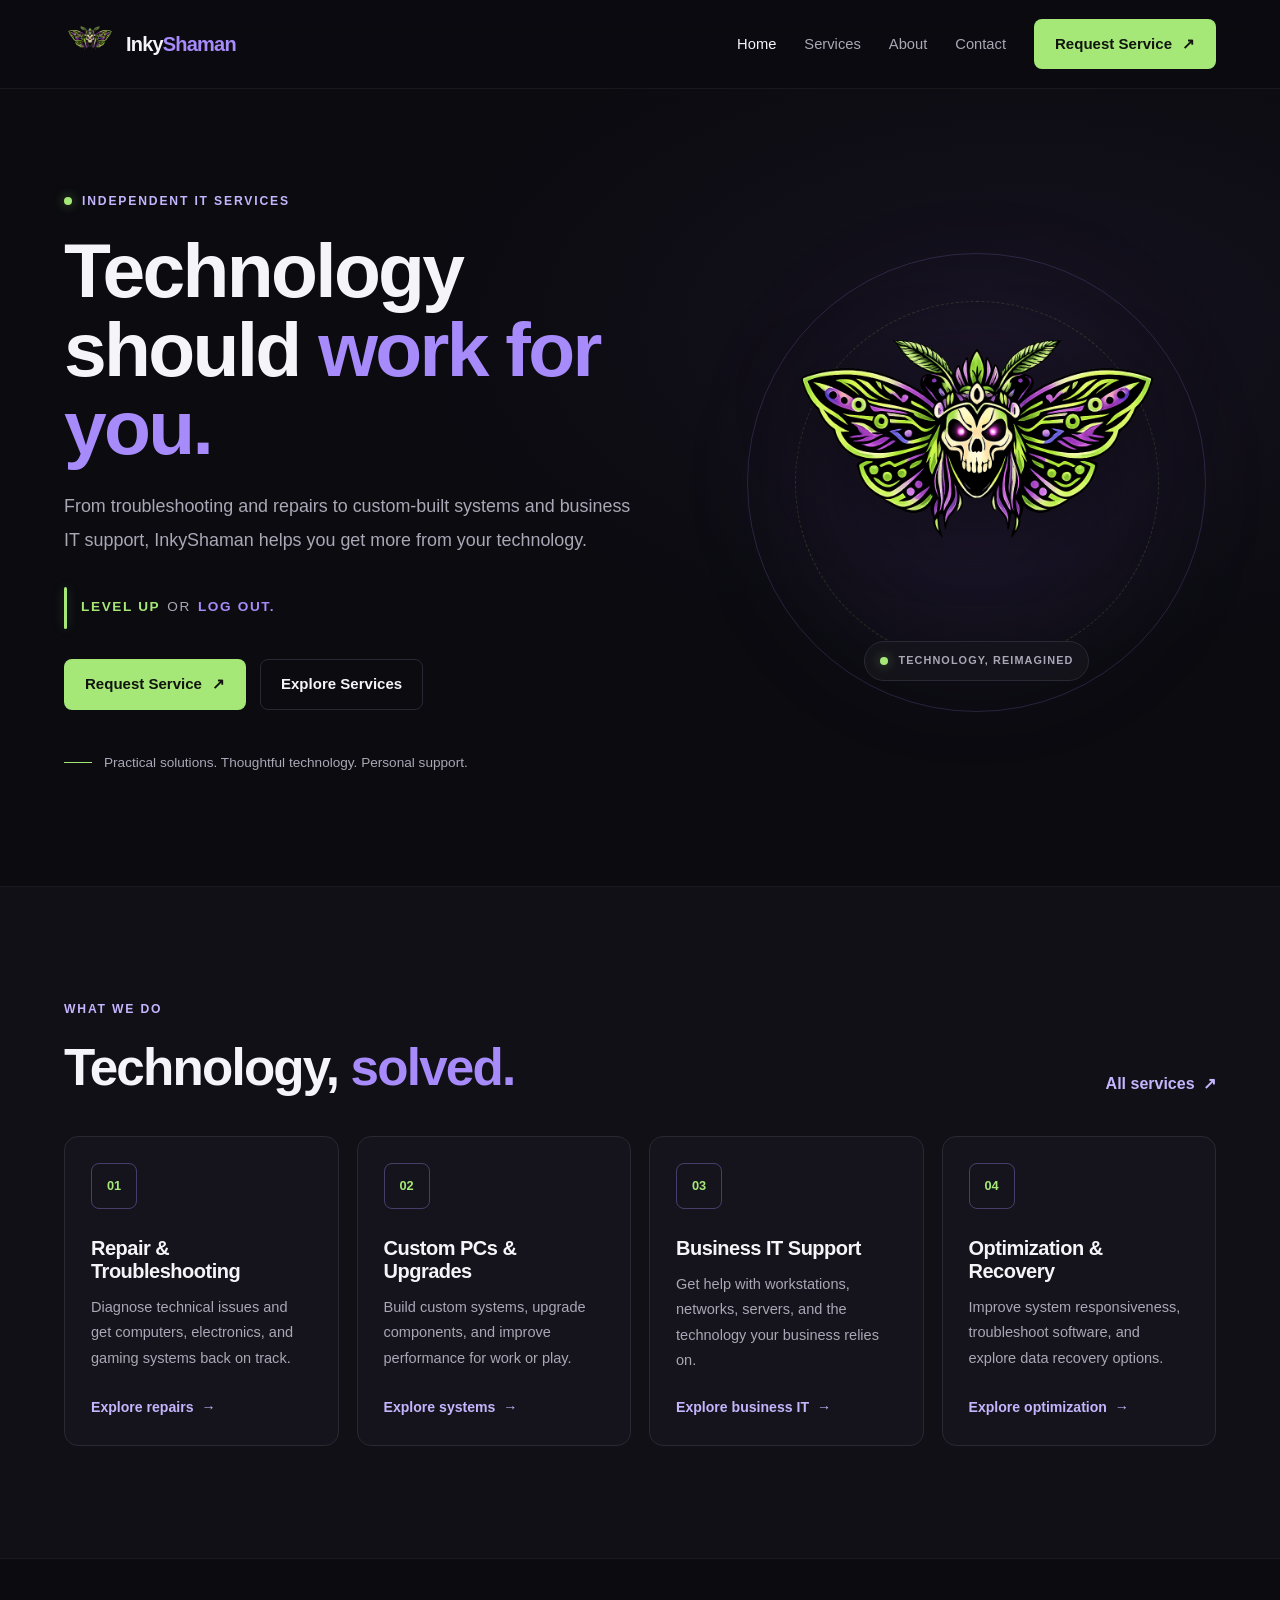
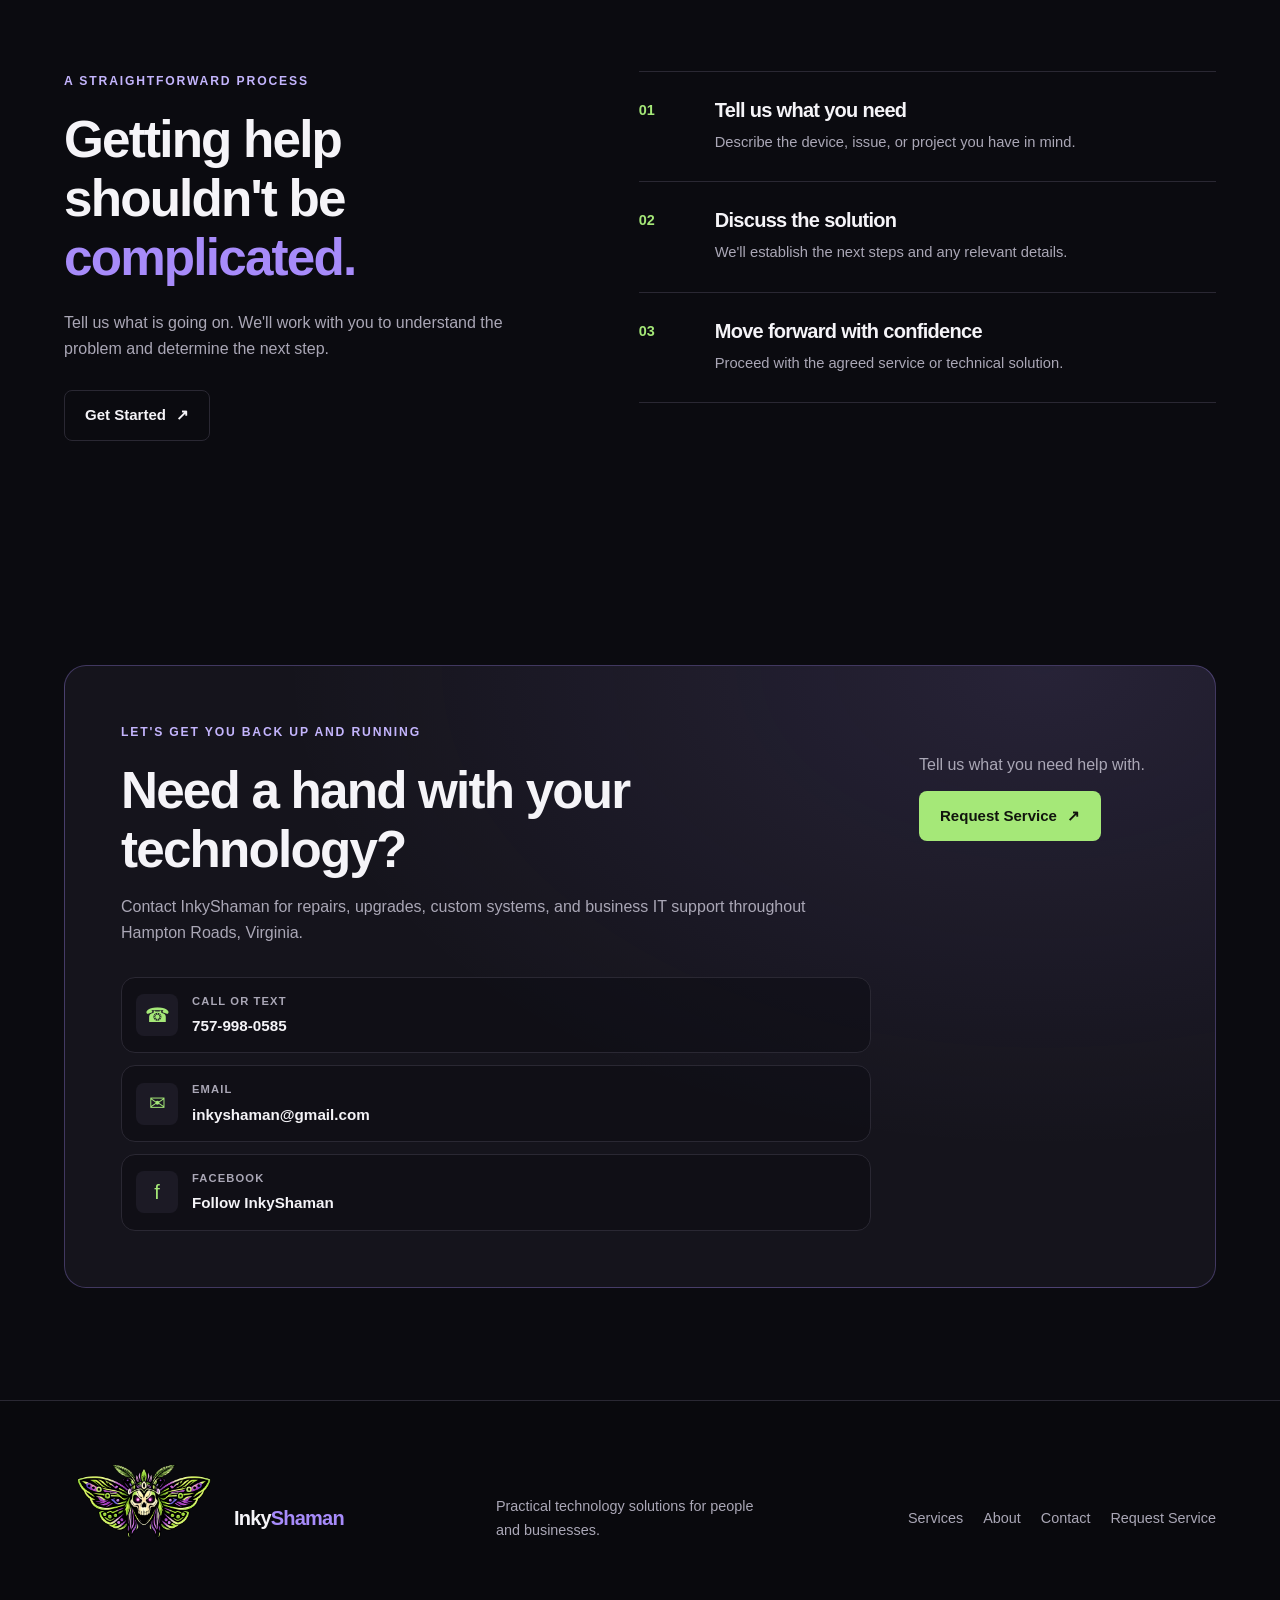
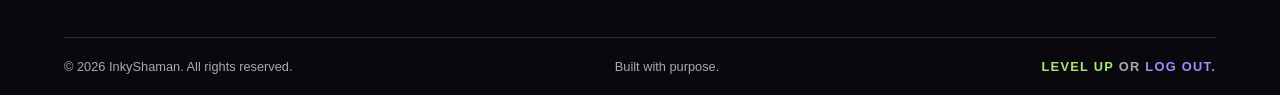
<file: website2.0/index.html>
<!DOCTYPE html>
<html lang="en">
<head>
  <meta charset="UTF-8">
  <meta name="viewport" content="width=device-width, initial-scale=1.0">

  <meta
    name="description"
    content="InkyShaman provides computer repair, custom PC builds, system upgrades, optimization, and IT support."
  >

  <meta name="theme-color" content="#0b0b10">

  <title>InkyShaman | IT Services & Technology Solutions</title>

  <link rel="stylesheet" href="css/tokens.css">
  <link rel="stylesheet" href="css/base.css">
  <link rel="stylesheet" href="css/layout.css">
  <link rel="stylesheet" href="css/components.css">
  <link rel="stylesheet" href="css/pages/home.css">

  <script src="js/navigation.js" defer></script>
  <script src="js/main.js" defer></script>
</head>

<body>
  <a class="skip-link" href="#main">Skip to content</a>

  <header class="site-header">
    <div class="container header-inner">

      <a class="brand" href="index.html" aria-label="InkyShaman home">
        <img
          class="brand-logo"
          src="assets/images/logo.png"
          alt=""
          width="56"
          height="56"
        >
        <span class="brand-name">Inky<span>Shaman</span></span>
      </a>

      <button
        class="menu-toggle"
        type="button"
        aria-expanded="false"
        aria-controls="primary-navigation"
        aria-label="Open navigation"
      >
        <span></span>
        <span></span>
        <span></span>
      </button>

      <nav class="primary-navigation" id="primary-navigation">
        <a class="nav-link active" href="index.html">Home</a>
        <a class="nav-link" href="services.html">Services</a>
        <a class="nav-link" href="about.html">About</a>
        <a class="nav-link" href="contact.html">Contact</a>
        <a class="button button-primary nav-cta" href="request-service.html">
          Request Service <span aria-hidden="true">↗</span>
        </a>
      </nav>

    </div>
  </header>

  <main id="main">

    <section class="hero section">
      <div class="container hero-grid">

        <div class="hero-content">
          <p class="eyebrow">
            <span class="status-dot"></span>
            INDEPENDENT IT SERVICES
          </p>

          <h1>
            Technology should
            <span class="text-accent">work for you.</span>
          </h1>

          <p class="hero-description">
            From troubleshooting and repairs to custom-built systems
            and business IT support, InkyShaman helps you get more
            from your technology.
          </p>


            <div class="brand-motto">
            <span class="motto-line"></span>
            <p>
                <span class="motto-primary">LEVEL UP</span>
                <span class="motto-connector">OR</span>
                <span class="motto-accent">LOG OUT.</span>
            </p>
            </div>


          <div class="hero-actions">
            <a class="button button-primary" href="request-service.html">
              Request Service <span aria-hidden="true">↗</span>
            </a>

            <a class="button button-secondary" href="services.html">
              Explore Services
            </a>
          </div>

          <div class="hero-note">
            <span class="note-line"></span>
            <p>Practical solutions. Thoughtful technology. Personal support.</p>
          </div>
        </div>

        <div class="hero-visual" aria-label="InkyShaman brand emblem">
          <div class="visual-ring ring-outer"></div>
          <div class="visual-ring ring-inner"></div>
          <div class="visual-glow"></div>

          <img
            class="hero-logo"
            src="assets/images/logo.png"
            alt="InkyShaman moth and skull emblem"
            width="420"
            height="420"
          >

          <div class="visual-label">
            <span class="status-dot"></span>
            TECHNOLOGY, REIMAGINED
          </div>
        </div>

      </div>
    </section>

    <section class="services-section section">
      <div class="container">

        <div class="section-heading">
          <div>
            <p class="eyebrow">WHAT WE DO</p>
            <h2>Technology, <span class="text-accent">solved.</span></h2>
          </div>

          <a class="text-link" href="services.html">
            All services <span aria-hidden="true">↗</span>
          </a>
        </div>

        <div class="service-grid">

          <article class="service-card">
            <div class="service-icon" aria-hidden="true">01</div>
            <h3>Repair & Troubleshooting</h3>
            <p>
              Diagnose technical issues and get computers,
              electronics, and gaming systems back on track.
            </p>
            <a href="services.html" class="card-link">
              Explore repairs <span aria-hidden="true">→</span>
            </a>
          </article>

          <article class="service-card">
            <div class="service-icon" aria-hidden="true">02</div>
            <h3>Custom PCs & Upgrades</h3>
            <p>
              Build custom systems, upgrade components, and
              improve performance for work or play.
            </p>
            <a href="services.html" class="card-link">
              Explore systems <span aria-hidden="true">→</span>
            </a>
          </article>

          <article class="service-card">
            <div class="service-icon" aria-hidden="true">03</div>
            <h3>Business IT Support</h3>
            <p>
              Get help with workstations, networks, servers,
              and the technology your business relies on.
            </p>
            <a href="services.html" class="card-link">
              Explore business IT <span aria-hidden="true">→</span>
            </a>
          </article>

          <article class="service-card">
            <div class="service-icon" aria-hidden="true">04</div>
            <h3>Optimization & Recovery</h3>
            <p>
              Improve system responsiveness, troubleshoot
              software, and explore data recovery options.
            </p>
            <a href="services.html" class="card-link">
              Explore optimization <span aria-hidden="true">→</span>
            </a>
          </article>

        </div>
      </div>
    </section>


<!-- Google Reviews -->

<!-- GOOGLE REVIEWS SECTION — TEMPORARILY DISABLED
<section class="reviews-section section" id="reviews">

  <div class="container">

    <div class="section-heading reviews-heading">
      <div>
        <p class="eyebrow">REAL CUSTOMER FEEDBACK</p>
        <h2>Trust is <span class="text-accent">earned.</span></h2>
        <p class="reviews-intro">
          See what customers are saying about their experience
          with InkyShaman.
        </p>
      </div>

      <a
        class="button button-secondary"
        href="https://g.page/r/CcalXBaMa2UBEBE"
        target="_blank"
        rel="noopener noreferrer"
      >
        Find us on Google <span aria-hidden="true">↗</span>
      </a>
    </div>

    
    <div
      class="reviews-summary"
      id="google-reviews-summary"
      aria-live="polite"
      aria-busy="true"
    >
      <div class="reviews-google-mark" aria-hidden="true">G</div>

      <div class="reviews-summary-copy">
        <strong>Google Customer Reviews</strong>
        <span id="google-reviews-status">
          Preparing your live reviews…
        </span>
      </div>

      <div class="reviews-rating" id="google-reviews-rating" hidden>
        <strong id="google-rating-value"></strong>
        <span id="google-rating-stars" aria-label="Google rating"></span>
        <span id="google-rating-count"></span>
      </div>
    </div>

    <div class="reviews-grid" id="google-reviews-list">
      <article class="review-card review-loading">
        <div class="review-card-top">
          <span class="review-avatar" aria-hidden="true">G</span>
          <div class="review-reviewer">
            <strong>Google reviews</strong>
            <span>Live review feed</span>
          </div>
        </div>
        <p>
          Your customer reviews will appear here when the Google
          integration is connected.
        </p>
      </article>

      <article class="review-card review-loading">
        <div class="review-card-top">
          <span class="review-avatar" aria-hidden="true">G</span>
          <div class="review-reviewer">
            <strong>Review feed</strong>
            <span>Awaiting API connection</span>
          </div>
        </div>
        <p>
          This space is reserved for genuine feedback from your
          Google Business Profile.
        </p>
      </article>

      <article class="review-card review-loading">
        <div class="review-card-top">
          <span class="review-avatar" aria-hidden="true">G</span>
          <div class="review-reviewer">
            <strong>Customer feedback</strong>
            <span>Live data coming soon</span>
          </div>
        </div>
        <p>
          No ratings or customer statements are being fabricated.
          Real data will replace this temporary display.
        </p>
      </article>
    </div>

    <div class="reviews-footer">
      <span class="reviews-live-indicator"></span>
      <p id="google-reviews-footer">
        Live Google data will be enabled during backend setup.
      </p>
    </div>

  </div>

</section>
GOOGLE REVIEWS SECTION — RE-ENABLE AFTER GOOGLE API ACCESS APPROVAL -->



    <section class="process-section section">
      <div class="container process-grid">

        <div class="process-intro">
          <p class="eyebrow">A STRAIGHTFORWARD PROCESS</p>
          <h2>Getting help shouldn't be <span class="text-accent">complicated.</span></h2>
          <p>
            Tell us what is going on. We'll work with you to
            understand the problem and determine the next step.
          </p>
          <a class="button button-secondary" href="request-service.html">
            Get Started <span aria-hidden="true">↗</span>
          </a>
        </div>

        <div class="process-steps">
          <article class="process-step">
            <span class="step-number">01</span>
            <div>
              <h3>Tell us what you need</h3>
              <p>Describe the device, issue, or project you have in mind.</p>
            </div>
          </article>

          <article class="process-step">
            <span class="step-number">02</span>
            <div>
              <h3>Discuss the solution</h3>
              <p>We'll establish the next steps and any relevant details.</p>
            </div>
          </article>

          <article class="process-step">
            <span class="step-number">03</span>
            <div>
              <h3>Move forward with confidence</h3>
              <p>Proceed with the agreed service or technical solution.</p>
            </div>
          </article>
        </div>

      </div>
    </section>

    
<section class="contact-section section">
  <div class="container">
    <div class="contact-panel">
      <div class="contact-intro">
        <p class="eyebrow">LET'S GET YOU BACK UP AND RUNNING</p>
        <h2>Need a hand with your technology?</h2>
        <p>
          Contact InkyShaman for repairs, upgrades, custom
          systems, and business IT support throughout
          Hampton Roads, Virginia.
        </p>

        <div class="contact-details">
          <a href="tel:+17579980585" class="contact-item">
            <span class="contact-item-icon" aria-hidden="true">☎</span>
            <span>
              <span class="contact-label">CALL OR TEXT</span>
              <strong>757-998-0585</strong>
            </span>
          </a>

          <a href="mailto:inkyshaman@gmail.com" class="contact-item">
            <span class="contact-item-icon" aria-hidden="true">✉</span>
            <span>
              <span class="contact-label">EMAIL</span>
              <strong>inkyshaman@gmail.com</strong>
            </span>
          </a>

          
          <a
            href="https://www.facebook.com/share/1FZugdJYnD/"
            class="contact-item"
            target="_blank"
            rel="noopener noreferrer"
          >
            <span class="contact-item-icon" aria-hidden="true">f</span>
            <span>
              <span class="contact-label">FACEBOOK</span>
              <strong>Follow InkyShaman</strong>
            </span>
          </a>

        </div>
      </div>

      <div class="contact-action">
        <p>Tell us what you need help with.</p>
        <a class="button button-primary" href="request-service.html">
          Request Service <span aria-hidden="true">↗</span>
        </a>
      </div>
    </div>
  </div>
</section>


  </main>

  <footer class="site-footer">
    <div class="container footer-main">

      <a class="brand footer-brand" href="index.html">
        <img
          class="brand-logo"
          src="assets/images/logo.png"
          alt=""
          width="48"
          height="48"
        >
        <span class="brand-name">Inky<span>Shaman</span></span>
      </a>

      <p class="footer-description">
        Practical technology solutions for people and businesses.
      </p>

      <nav class="footer-navigation" aria-label="Footer navigation">
        <a href="services.html">Services</a>
        <a href="about.html">About</a>
        <a href="contact.html">Contact</a>
        <a href="request-service.html">Request Service</a>
      </nav>

    </div>

    <div class="container footer-bottom">
      <p>© <span id="current-year"></span> InkyShaman. All rights reserved.</p>
      <p>Built with purpose.</p>
      <p class="footer-motto">
        <span>LEVEL UP</span> OR <span>LOG OUT.</span>
      </p>
    </div>
  </footer>

</body>
</html>
</file>
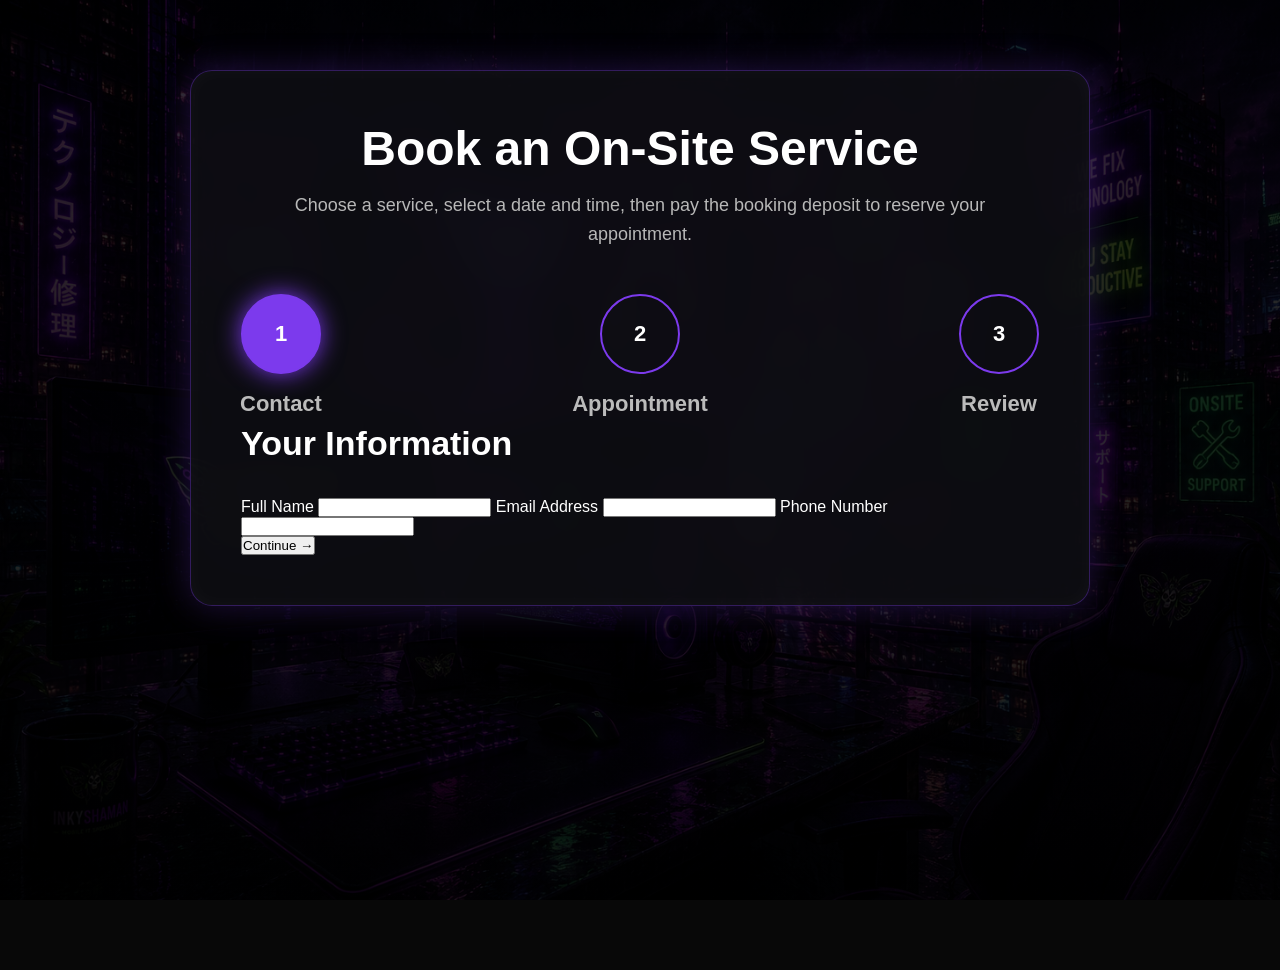
<file: frontend/booking.html>
<!DOCTYPE html>
<html lang="en">
<head>
    <meta charset="UTF-8">
    <meta name="viewport" content="width=device-width, initial-scale=1.0">

    <title>Book Service | InkyShaman</title>

    <link rel="stylesheet" href="booking.css">
</head>

<body>

<div class="booking-container">

    <div class="booking-header">
        <h1>Book an On-Site Service</h1>
        <p>
            Choose a service, select a date and time, then pay the booking
            deposit to reserve your appointment.
        </p>
    </div>

    <!-- Progress Bar -->

    <div class="progress-bar">

        <div class="progress-step active">
            1
            <span>Contact</span>
        </div>

        <div class="progress-step">
            2
            <span>Appointment</span>
        </div>

        <div class="progress-step">
            3
            <span>Review</span>
        </div>

    </div>

    <form id="bookingForm">

        <!-- STEP 1 -->

        <div class="step active" id="step1">

            <h2>Your Information</h2>

            <label>Full Name</label>
            <input
                type="text"
                id="name"
                required
            >

            <label>Email Address</label>
            <input
                type="email"
                id="email"
                required
            >

            <label>Phone Number</label>
            <input
                type="tel"
                id="phone"
                required
            >

            <div class="buttons">

                <button
                    type="button"
                    id="next1"
                    class="primary-btn">

                    Continue →

                </button>

            </div>

        </div>

        <!-- STEP 2 -->

        <div class="step" id="step2">

            <h2>Appointment Details</h2>

            <label>Service</label>

            <select id="service">

                <option>Computer Repair</option>
                <option>Networking</option>
                <option>Business IT</option>
                <option>Game Console Repair</option>
                <option>Phone Repair</option>
                <option>Data Recovery</option>

            </select>

            <label>Date</label>

            <input
                type="date"
                id="date"
                required
            >

            <label>Time</label>

            <input
                type="time"
                id="time"
                required
            >

            <label>Street Address</label>

            <input
                type="text"
                id="address"
                required
            >

            <label>City</label>

            <input
                type="text"
                id="city"
                required
            >

            <label>State</label>

            <input
                type="text"
                id="state"
                required
            >

            <label>ZIP Code</label>

            <input
                type="text"
                id="zip"
                required
            >

            <label>Describe the Problem</label>

            <textarea
                id="problem"
                rows="5"
            ></textarea>

            <div class="buttons">

                <button
                    type="button"
                    id="back1"
                    class="secondary-btn">

                    ← Back

                </button>

                <button
                    type="button"
                    id="next2"
                    class="primary-btn">

                    Review →

                </button>

            </div>

        </div>

        <!-- STEP 3 -->

        <div class="step" id="step3">

            <h2>Review Your Appointment</h2>

            <div class="review-box">

                <p><strong>Name:</strong> <span id="review-name"></span></p>

                <p><strong>Email:</strong> <span id="review-email"></span></p>

                <p><strong>Phone:</strong> <span id="review-phone"></span></p>

                <hr>

                <p><strong>Service:</strong> <span id="review-service"></span></p>

                <p><strong>Date:</strong> <span id="review-date"></span></p>

                <p><strong>Time:</strong> <span id="review-time"></span></p>

                <hr>

                <p><strong>Address:</strong></p>

                <p id="review-address"></p>

                <hr>

                <p><strong>Problem Description</strong></p>

                <p id="review-problem"></p>

            </div>

            <div class="deposit-box">

                <h3>$50 Appointment Deposit</h3>

                <p>

                    Clicking Continue will take you to the secure Stripe
                    payment page.

                </p>

            </div>

            <div class="buttons">

                <button
                    type="button"
                    id="back2"
                    class="secondary-btn">

                    ← Back

                </button>

                <button
                    type="button"
                    id="submitBooking"
                    class="primary-btn">

                    Continue to Deposit

                </button>

            </div>

        </div>
<!-- ==============================
     BOOKING SUCCESS
============================== -->

<div class="booking-success" id="bookingSuccess" style="display: none !important;">

    <div class="success-icon">
        ✓
    </div>

    <h2>Appointment Saved!</h2>

    <p class="success-message">
        Your appointment has been successfully saved.
    </p>

    <p class="success-details">
        Your $50 appointment deposit is the next step.
        Continue to payment to secure your appointment.
    </p>

    <div class="success-actions">

        <button
            type="button"
            id="continuePayment"
            class="primary-btn">
            Continue to Payment
        </button>

        <button
            type="button"
            id="startOver"
            class="secondary-btn">
            Start Over
        </button>

    </div>

</div>

    </form>

</div>

<script src="booking.js"></script>

</body>
</html>
</file>
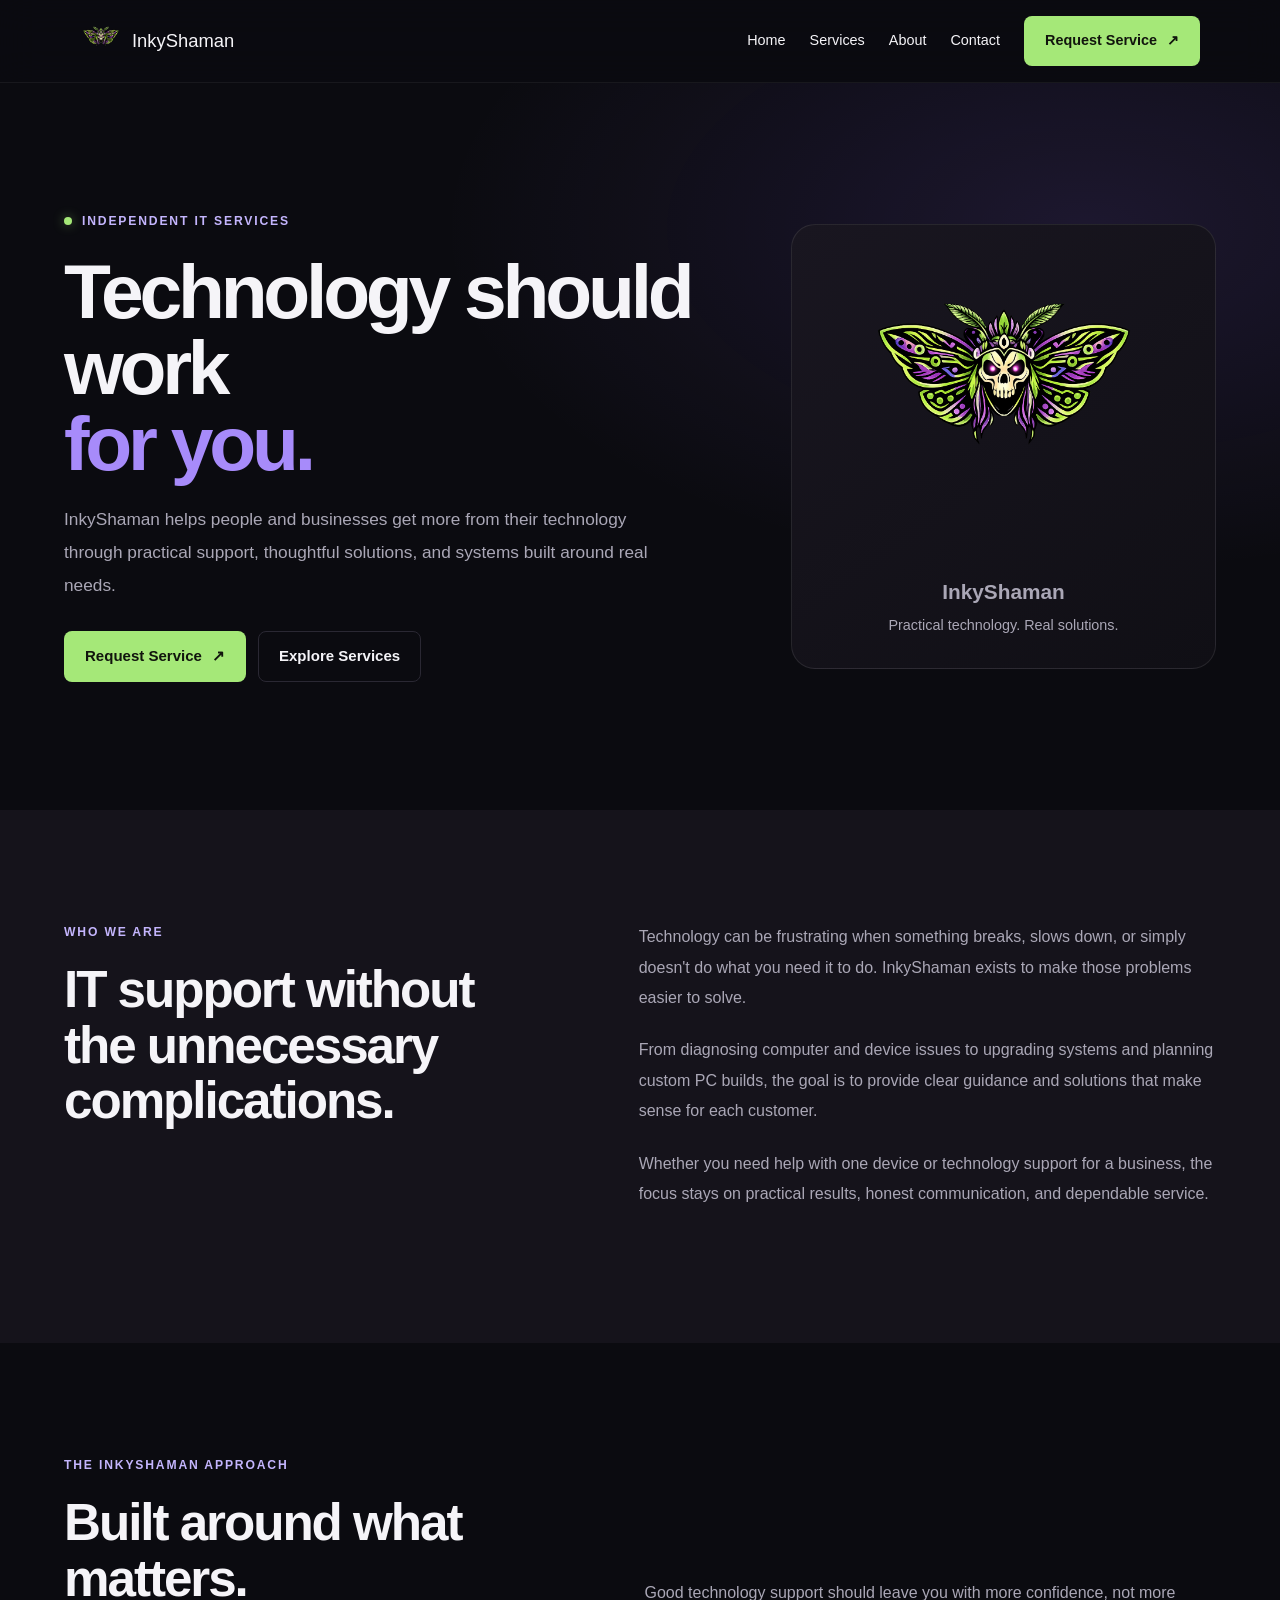
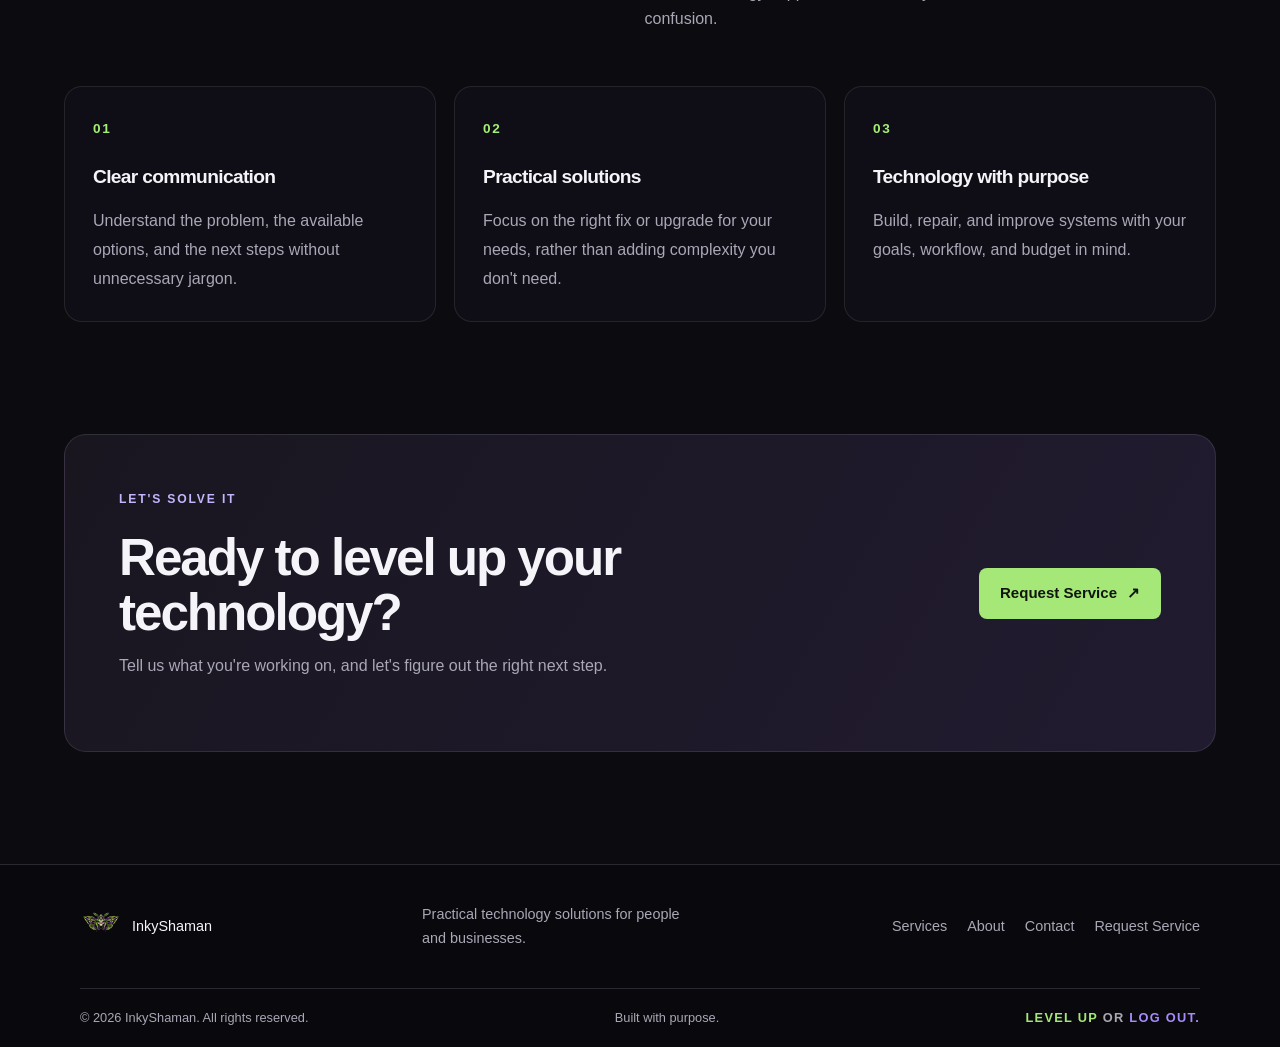
<file: website2.0/about.html>
<!DOCTYPE html>
<html lang="en">
<head>
  <meta charset="UTF-8">
  <meta name="viewport" content="width=device-width, initial-scale=1.0">
  <meta name="theme-color" content="#0b0a0f">
  <meta name="description" content="Learn about InkyShaman, independent IT support for computers, devices, custom PCs, and business technology.">
  <title>About | InkyShaman</title>

  <link rel="stylesheet" href="css/tokens.css">
  <link rel="stylesheet" href="css/base.css">
  <link rel="stylesheet" href="css/layout.css">
  <link rel="stylesheet" href="css/components.css">
  <link rel="stylesheet" href="css/pages/about.css">

  <script src="js/navigation.js" defer></script>
  <script src="js/main.js" defer></script>
</head>
<body>
  <header id="site-header"></header>

  <main id="main">
    <section class="about-hero section">
      <div class="container about-hero-grid">
        <div class="about-copy">
          <p class="eyebrow">
            <span class="status-dot"></span>
            INDEPENDENT IT SERVICES
          </p>

          <h1>
            Technology should work
            <span class="text-accent">for you.</span>
          </h1>

          <p class="about-lead">
            InkyShaman helps people and businesses get more from
            their technology through practical support, thoughtful
            solutions, and systems built around real needs.
          </p>

          <div class="about-actions">
            <a class="button button-primary" href="request-service.html">
              Request Service <span aria-hidden="true">↗</span>
            </a>
            <a class="button button-secondary" href="services.html">
              Explore Services
            </a>
          </div>
        </div>

        <div class="about-brand-panel">
          <img
            class="about-logo"
            src="assets/images/logo.png"
            alt="InkyShaman moth and skull logo"
          >
          <p class="about-brand-name">InkyShaman</p>
          <p class="about-brand-line">Practical technology. Real solutions.</p>
        </div>
      </div>
    </section>

    <section class="section about-story">
      <div class="container about-story-grid">
        <div>
          <p class="eyebrow">WHO WE ARE</p>
          <h2>IT support without the unnecessary complications.</h2>
        </div>

        <div class="about-story-copy">
          <p>
            Technology can be frustrating when something breaks,
            slows down, or simply doesn't do what you need it to do.
            InkyShaman exists to make those problems easier to solve.
          </p>
          <p>
            From diagnosing computer and device issues to upgrading
            systems and planning custom PC builds, the goal is to
            provide clear guidance and solutions that make sense
            for each customer.
          </p>
          <p>
            Whether you need help with one device or technology
            support for a business, the focus stays on practical
            results, honest communication, and dependable service.
          </p>
        </div>
      </div>
    </section>

    <section class="section about-values">
      <div class="container">
        <div class="section-heading">
          <div>
            <p class="eyebrow">THE INKYSHAMAN APPROACH</p>
            <h2>Built around what matters.</h2>
          </div>
          <p>
            Good technology support should leave you with more
            confidence, not more confusion.
          </p>
        </div>

        <div class="about-value-grid">
          <article class="about-value-card">
            <span class="about-number">01</span>
            <h3>Clear communication</h3>
            <p>
              Understand the problem, the available options,
              and the next steps without unnecessary jargon.
            </p>
          </article>

          <article class="about-value-card">
            <span class="about-number">02</span>
            <h3>Practical solutions</h3>
            <p>
              Focus on the right fix or upgrade for your needs,
              rather than adding complexity you don't need.
            </p>
          </article>

          <article class="about-value-card">
            <span class="about-number">03</span>
            <h3>Technology with purpose</h3>
            <p>
              Build, repair, and improve systems with your goals,
              workflow, and budget in mind.
            </p>
          </article>
        </div>
      </div>
    </section>

    <section class="section about-cta">
      <div class="container">
        <div class="about-cta-panel">
          <div>
            <p class="eyebrow">LET'S SOLVE IT</p>
            <h2>Ready to level up your technology?</h2>
            <p>
              Tell us what you're working on, and let's figure out
              the right next step.
            </p>
          </div>
          <a class="button button-primary" href="request-service.html">
            Request Service <span aria-hidden="true">↗</span>
          </a>
        </div>
      </div>
    </section>
  </main>

  <footer id="site-footer"></footer>
</body>
</html>
</file>
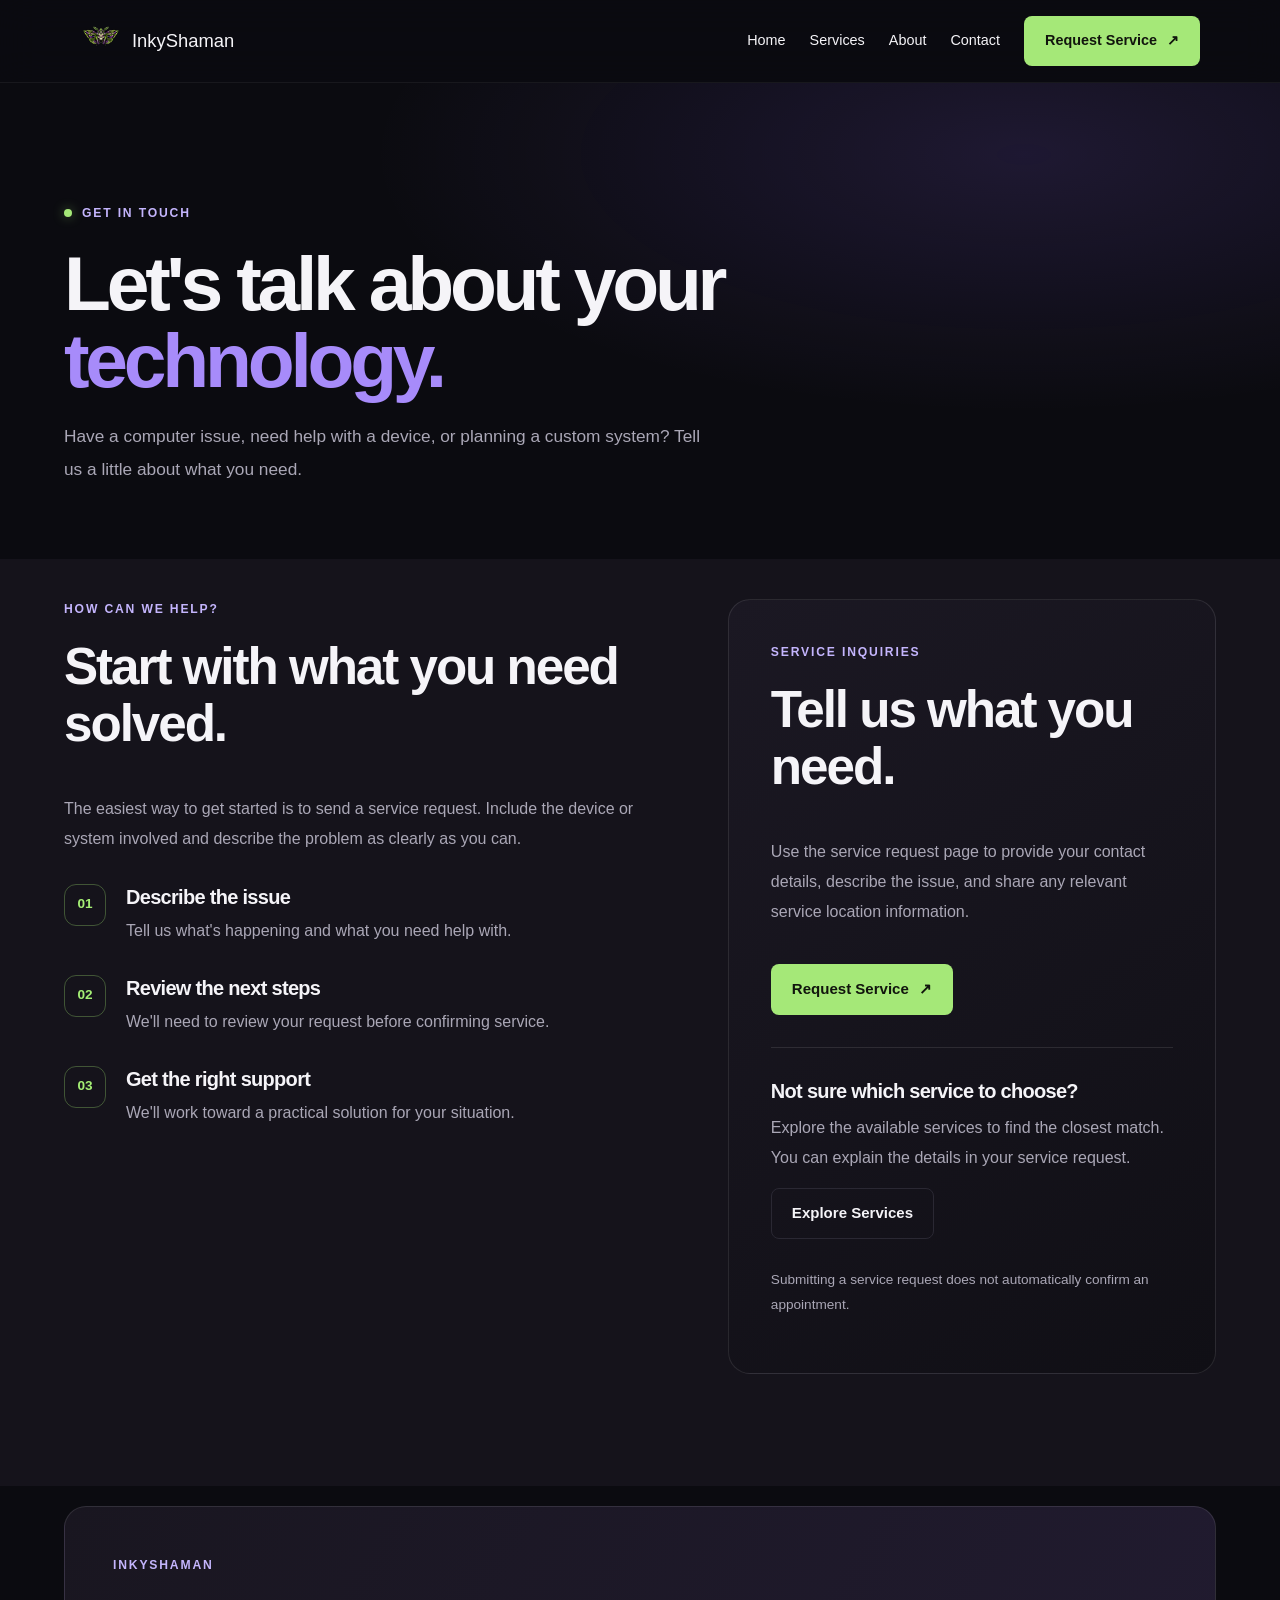
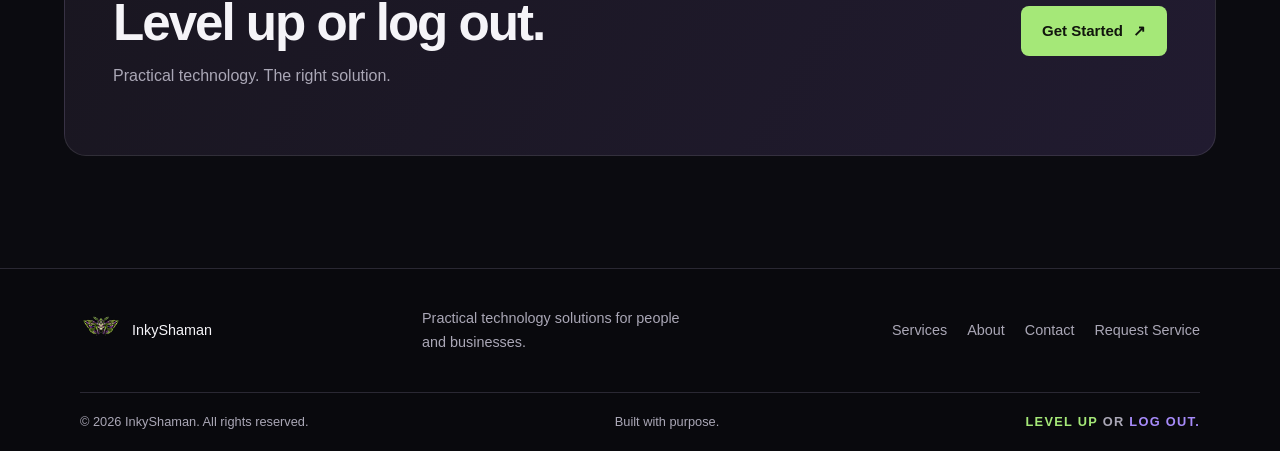
<file: website2.0/contact.html>
<!DOCTYPE html>
<html lang="en">
<head>
  <meta charset="UTF-8">
  <meta name="viewport" content="width=device-width, initial-scale=1.0">
  <meta name="theme-color" content="#0b0a0f">
  <meta name="description" content="Contact InkyShaman about computer repair, device troubleshooting, custom PCs, upgrades, and business IT support.">
  <title>Contact | InkyShaman</title>

  <link rel="stylesheet" href="css/tokens.css">
  <link rel="stylesheet" href="css/base.css">
  <link rel="stylesheet" href="css/layout.css">
  <link rel="stylesheet" href="css/components.css">
  <link rel="stylesheet" href="css/pages/contact.css">

  <script src="js/navigation.js" defer></script>
  <script src="js/main.js" defer></script>
</head>
<body>
  <header id="site-header"></header>

  <main id="main">
    <section class="contact-hero section">
      <div class="container">
        <p class="eyebrow">
          <span class="status-dot"></span>
          GET IN TOUCH
        </p>

        <h1>
          Let's talk about your
          <span class="text-accent">technology.</span>
        </h1>

        <p class="contact-intro">
          Have a computer issue, need help with a device, or planning
          a custom system? Tell us a little about what you need.
        </p>
      </div>
    </section>

    <section class="section contact-content">
      <div class="container contact-grid">
        <div class="contact-info">
          <p class="eyebrow">HOW CAN WE HELP?</p>
          <h2>Start with what you need solved.</h2>
          <p>
            The easiest way to get started is to send a service
            request. Include the device or system involved and
            describe the problem as clearly as you can.
          </p>

          <div class="contact-info-card">
            <span class="contact-info-number">01</span>
            <div>
              <h3>Describe the issue</h3>
              <p>Tell us what's happening and what you need help with.</p>
            </div>
          </div>

          <div class="contact-info-card">
            <span class="contact-info-number">02</span>
            <div>
              <h3>Review the next steps</h3>
              <p>We'll need to review your request before confirming service.</p>
            </div>
          </div>

          <div class="contact-info-card">
            <span class="contact-info-number">03</span>
            <div>
              <h3>Get the right support</h3>
              <p>We'll work toward a practical solution for your situation.</p>
            </div>
          </div>
        </div>

        <div class="contact-panel">
          <p class="eyebrow">SERVICE INQUIRIES</p>
          <h2>Tell us what you need.</h2>
          <p>
            Use the service request page to provide your contact
            details, describe the issue, and share any relevant
            service location information.
          </p>

          <a class="button button-primary contact-main-button"
             href="request-service.html">
            Request Service <span aria-hidden="true">↗</span>
          </a>

          <div class="contact-divider"></div>

          <h3>Not sure which service to choose?</h3>
          <p>
            Explore the available services to find the closest match.
            You can explain the details in your service request.
          </p>

          <a class="button button-secondary" href="services.html">
            Explore Services
          </a>

          <p class="contact-note">
            Submitting a service request does not automatically
            confirm an appointment.
          </p>
        </div>
      </div>
    </section>

    <section class="section contact-bottom">
      <div class="container contact-bottom-inner">
        <div>
          <p class="eyebrow">INKYSHAMAN</p>
          <h2>Level up or log out.</h2>
          <p>Practical technology. The right solution.</p>
        </div>
        <a class="button button-primary" href="request-service.html">
          Get Started <span aria-hidden="true">↗</span>
        </a>
      </div>
    </section>
  </main>

  <footer id="site-footer"></footer>
</body>
</html>
</file>
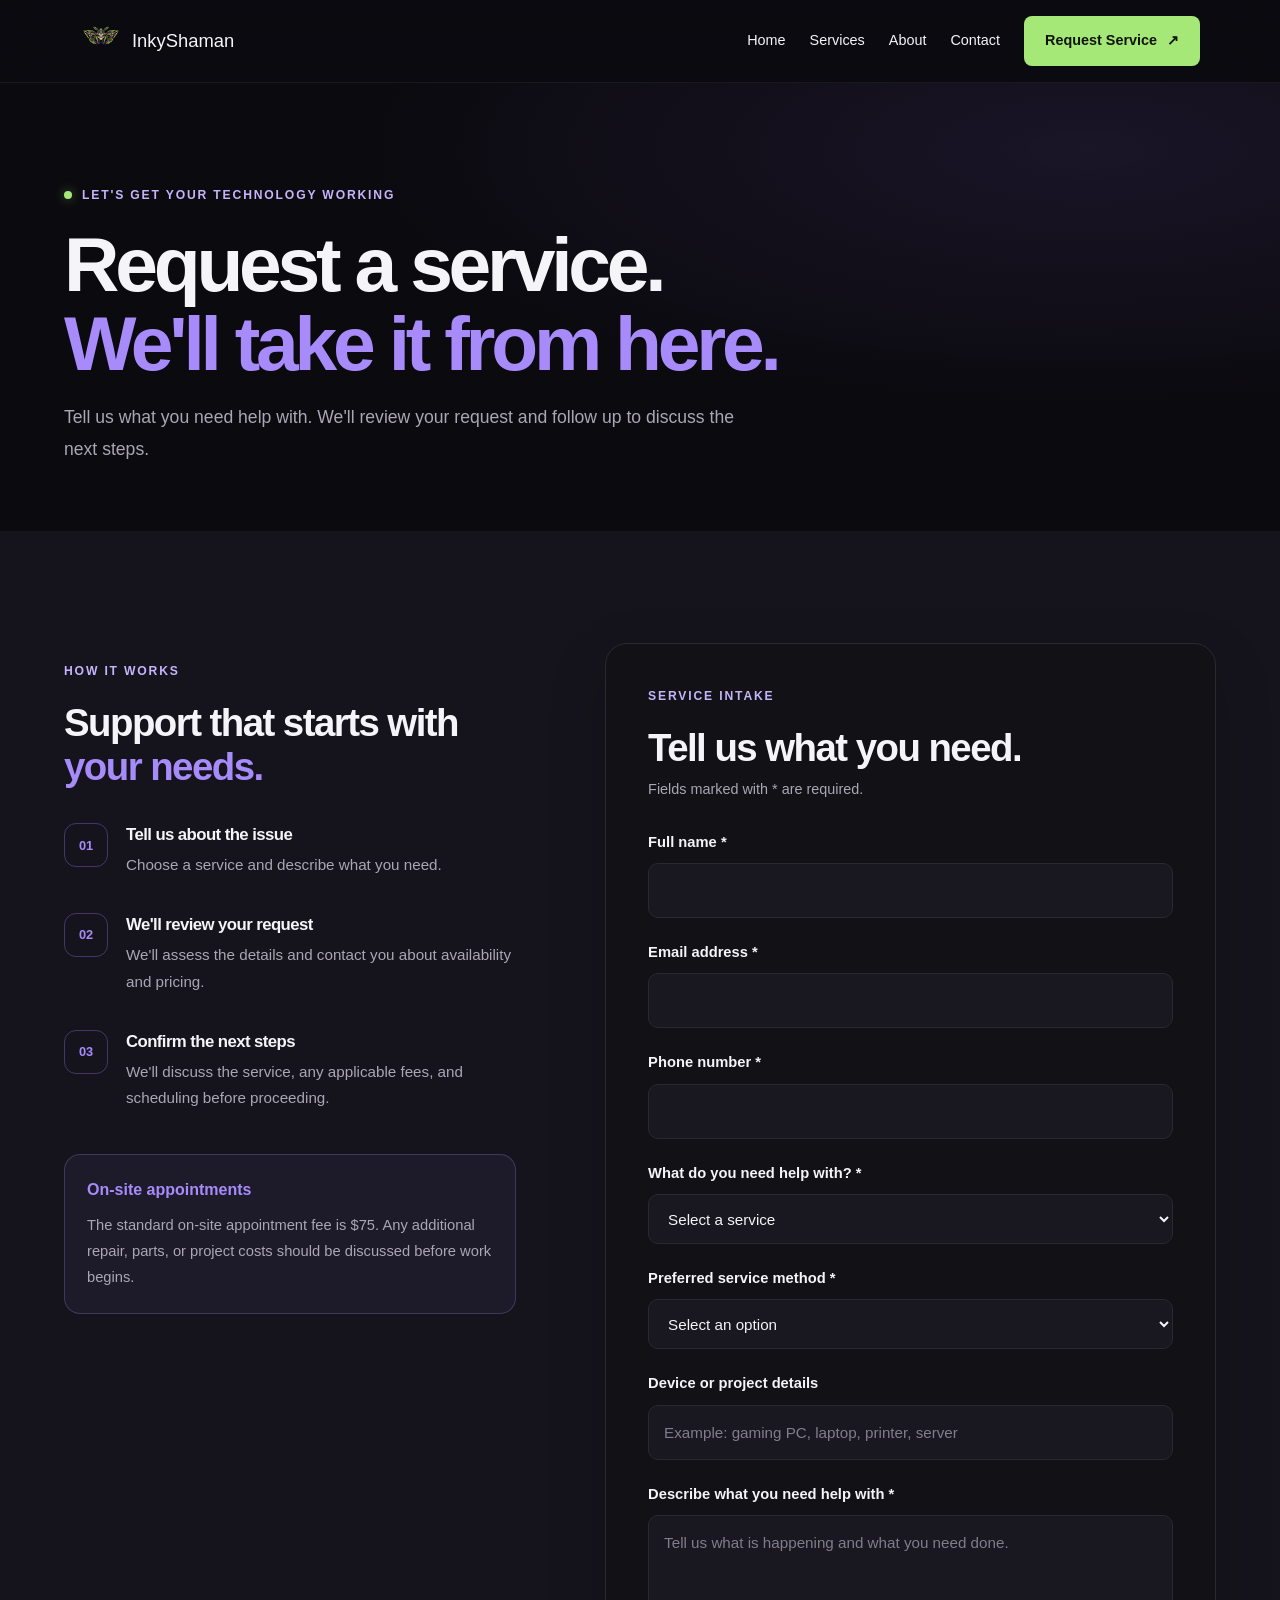
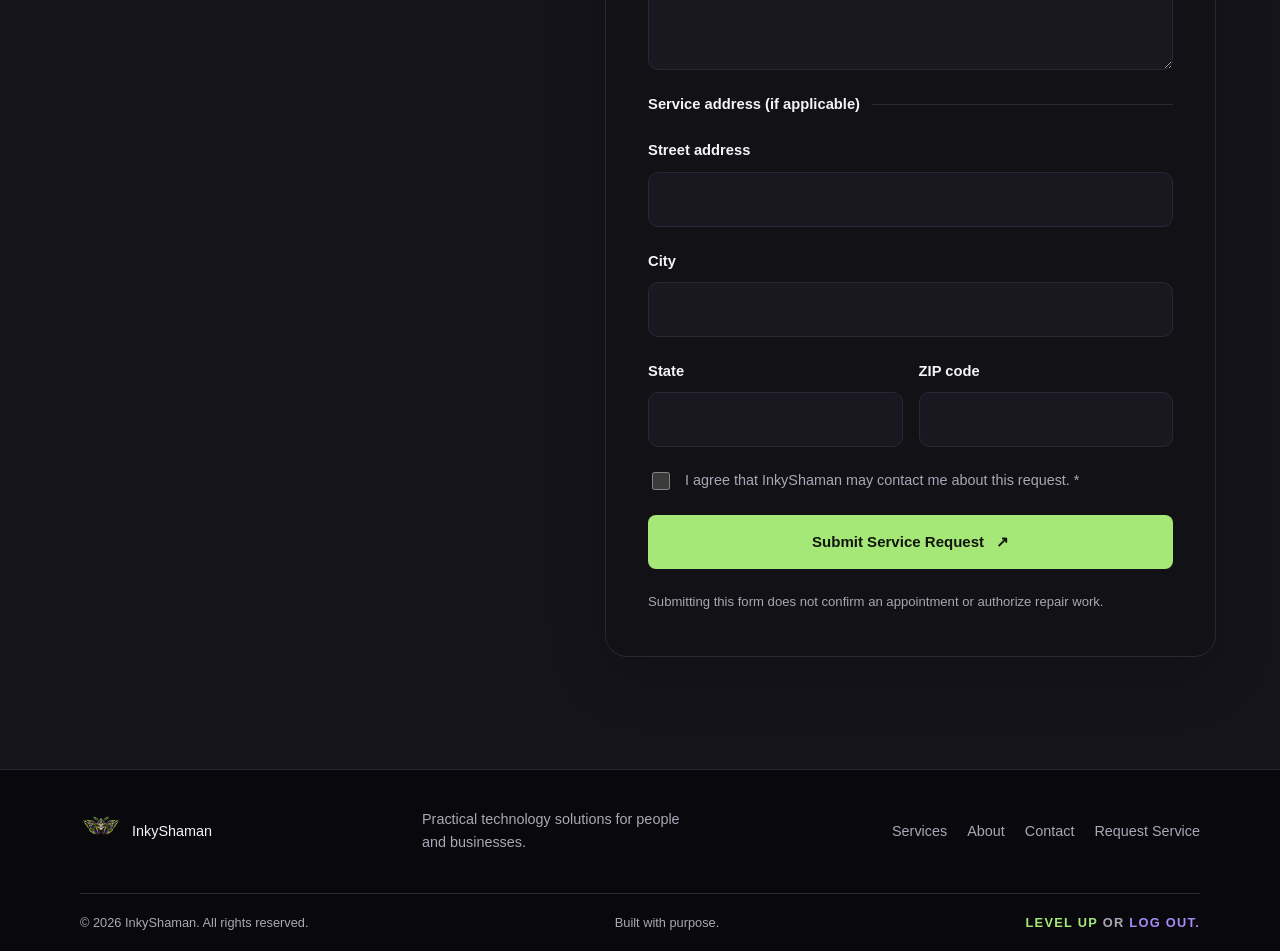
<file: website2.0/request-service.html>
<!DOCTYPE html>
<html lang="en">
<head>
    <meta charset="UTF-8">
    <meta name="viewport" content="width=device-width, initial-scale=1.0">
    <meta name="theme-color" content="#0b0a0f">
    <meta name="description" content="Request computer repair, device support, upgrades, custom PC builds, and business IT services from InkyShaman.">

    <title>Request a Service | InkyShaman</title>

    <link rel="stylesheet" href="css/tokens.css">
    <link rel="stylesheet" href="css/base.css">
    <link rel="stylesheet" href="css/layout.css">
    <link rel="stylesheet" href="css/components.css">
    <link rel="stylesheet" href="css/pages/request-service.css">

    <script src="js/navigation.js" defer></script>
    <script src="js/main.js" defer></script>
    <script src="js/request-service.js" defer></script>
</head>

<body>
    <header id="site-header"></header>

    <main id="main">
        <section class="request-hero section">
            <div class="container">
                <p class="eyebrow">
                    <span class="status-dot"></span>
                    LET'S GET YOUR TECHNOLOGY WORKING
                </p>

                <h1>
                    Request a service.
                    <span class="text-accent">We'll take it from here.</span>
                </h1>

                <p class="request-lead">
                    Tell us what you need help with. We'll review your request
                    and follow up to discuss the next steps.
                </p>
            </div>
        </section>

        <section class="request-content section">
            <div class="container request-layout">
                <div class="request-information">
                    <p class="eyebrow">HOW IT WORKS</p>
                    <h2>Support that starts with <span class="text-accent">your needs.</span></h2>

                    <div class="request-step">
                        <span>01</span>
                        <div>
                            <h3>Tell us about the issue</h3>
                            <p>Choose a service and describe what you need.</p>
                        </div>
                    </div>

                    <div class="request-step">
                        <span>02</span>
                        <div>
                            <h3>We'll review your request</h3>
                            <p>We'll assess the details and contact you about availability and pricing.</p>
                        </div>
                    </div>

                    <div class="request-step">
                        <span>03</span>
                        <div>
                            <h3>Confirm the next steps</h3>
                            <p>We'll discuss the service, any applicable fees, and scheduling before proceeding.</p>
                        </div>
                    </div>

                    <div class="request-note">
                        <strong>On-site appointments</strong>
                        <p>
                            The standard on-site appointment fee is $75.
                            Any additional repair, parts, or project costs
                            should be discussed before work begins.
                        </p>
                    </div>
                </div>

                <div class="request-form-panel">
                    <p class="eyebrow">SERVICE INTAKE</p>
                    <h2>Tell us what you need.</h2>
                    <p class="form-intro">Fields marked with * are required.</p>

                    <form id="service-request-form">
                        <div class="form-field">
                            <label for="customer-name">Full name *</label>
                            <input id="customer-name" name="name" type="text"
                                autocomplete="name" required>
                        </div>

                        <div class="form-field">
                            <label for="customer-email">Email address *</label>
                            <input id="customer-email" name="email" type="email"
                                autocomplete="email" required>
                        </div>

                        <div class="form-field">
                            <label for="customer-phone">Phone number *</label>
                            <input id="customer-phone" name="phone" type="tel"
                                autocomplete="tel" required>
                        </div>

                        <div class="form-field">
                            <label for="service-category">What do you need help with? *</label>
                            <select id="service-category" name="service" required>
                                <option value="">Select a service</option>
                                <option value="computer-repair">Computer Repair & Support</option>
                                <option value="upgrades-data-recovery">Upgrades & Data Recovery</option>
                                <option value="custom-pc">Custom PCs & Workstations</option>
                                <option value="phones-tablets-consoles">Phones, Tablets & Consoles</option>
                                <option value="business-it">Business IT Support</option>
                                <option value="servers-projects">Servers & Technical Projects</option>
                                <option value="other">Other / Not Sure Yet</option>
                            </select>
                        </div>

                        <div class="form-field">
                            <label for="service-method">Preferred service method *</label>
                            <select id="service-method" name="service_method" required>
                                <option value="">Select an option</option>
                                <option value="on-site">On-site appointment</option>
                                <option value="remote">Remote support</option>
                                <option value="drop-off">Drop-off / device repair inquiry</option>
                                <option value="consultation">Consultation / not sure yet</option>
                            </select>
                        </div>

                        <div class="form-field">
                            <label for="device-details">Device or project details</label>
                            <input id="device-details" name="device" type="text"
                                placeholder="Example: gaming PC, laptop, printer, server">
                        </div>

                        <div class="form-field">
                            <label for="problem-description">Describe what you need help with *</label>
                            <textarea id="problem-description" name="description"
                                rows="5" required
                                placeholder="Tell us what is happening and what you need done."></textarea>
                        </div>

                        <fieldset class="address-fields">
                            <legend>Service address (if applicable)</legend>

                            <div class="form-field">
                                <label for="customer-street">Street address</label>
                                <input id="customer-street" name="street"
                                    autocomplete="street-address" type="text">
                            </div>

                            <div class="form-field">
                                <label for="customer-city">City</label>
                                <input id="customer-city" name="city"
                                    autocomplete="address-level2" type="text">
                            </div>

                            <div class="form-row">
                                <div class="form-field">
                                    <label for="customer-state">State</label>
                                    <input id="customer-state" name="state"
                                        autocomplete="address-level1" type="text">
                                </div>

                                <div class="form-field">
                                    <label for="customer-zip">ZIP code</label>
                                    <input id="customer-zip" name="zip"
                                        autocomplete="postal-code" type="text"
                                        inputmode="numeric">
                                </div>
                            </div>
                        </fieldset>

                        <label class="consent-field">
                            <input type="checkbox" name="contact_consent" required>
                            <span>I agree that InkyShaman may contact me about this request. *</span>
                        </label>

                        <button class="button button-primary request-submit" type="submit">
                            Submit Service Request
                            <span aria-hidden="true">↗</span>
                        </button>

                        <p id="request-status" class="request-status" role="status"
                            aria-live="polite"></p>

                        <p class="form-disclaimer">
                            Submitting this form does not confirm an appointment
                            or authorize repair work.
                        </p>
                    </form>
                </div>
            </div>
        </section>
    </main>

    <footer id="site-footer"></footer>
</body>
</html>
</file>
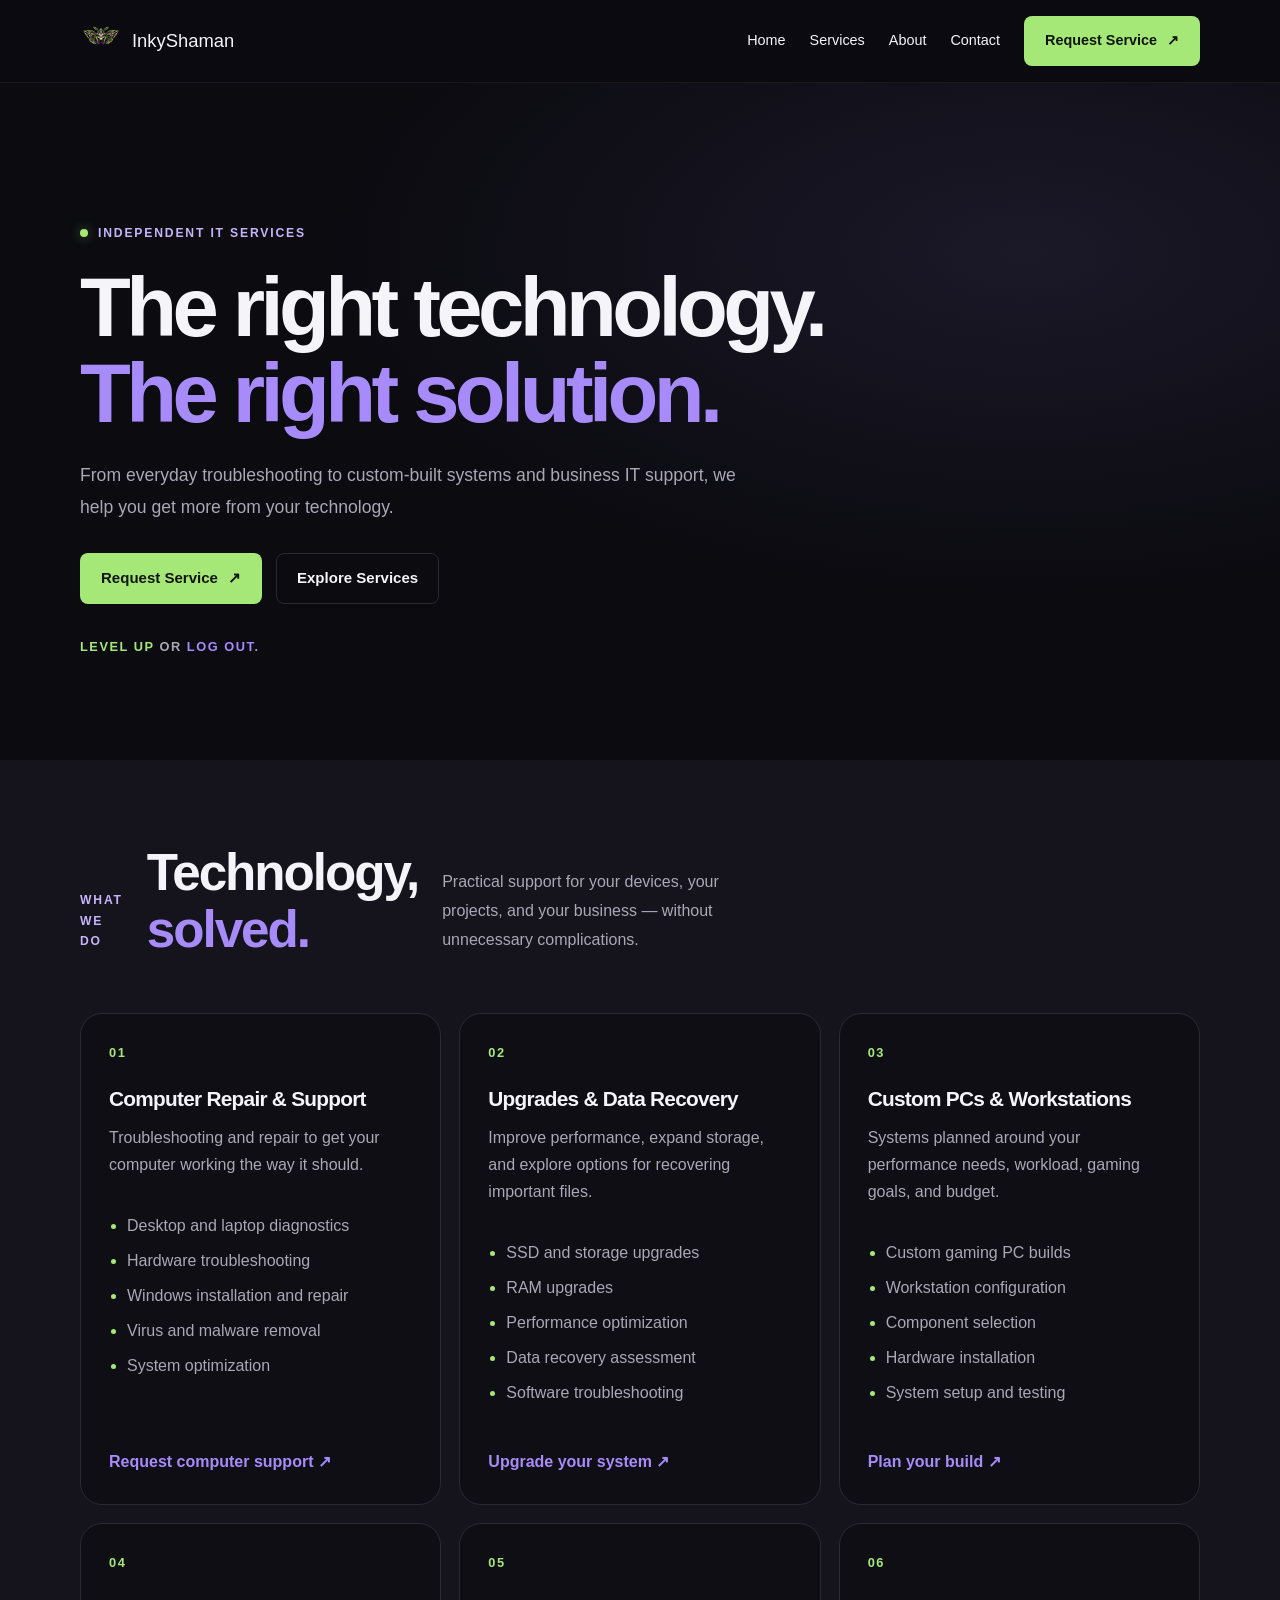
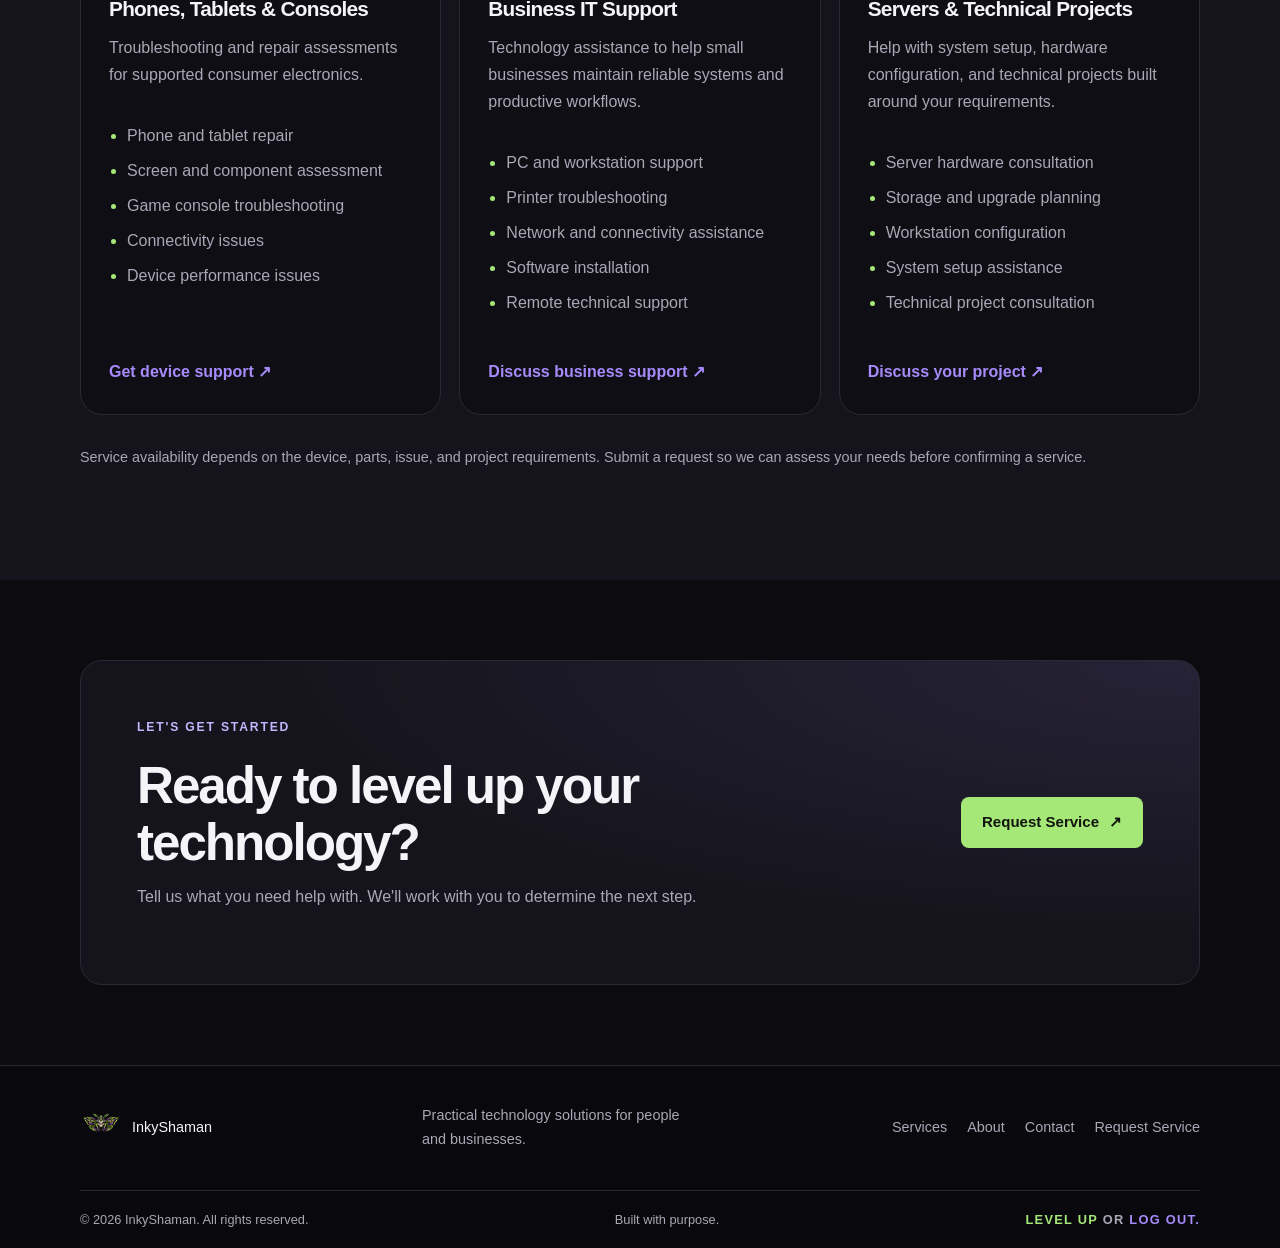
<file: website2.0/services.html>
<!DOCTYPE html>
<html lang="en">
<head>
  <meta charset="UTF-8">
  <meta name="viewport" content="width=device-width, initial-scale=1.0">
  <meta name="theme-color" content="#0b0a0f">
  <meta name="description" content="Explore InkyShaman IT services, including computer repair, custom PCs, device upgrades, data recovery, and business IT support in Hampton Roads, Virginia.">
  <title>IT Services | InkyShaman</title>

  <link rel="stylesheet" href="css/tokens.css">
  <link rel="stylesheet" href="css/base.css">
  <link rel="stylesheet" href="css/layout.css">
  <link rel="stylesheet" href="css/components.css">
  <link rel="stylesheet" href="css/pages/services.css">

  <script src="js/navigation.js" defer></script>
  <script src="js/main.js" defer></script>
</head>
<body>
  <header id="site-header"></header>

  <main id="main">
    <section class="services-hero section">
      <div class="container">
        <p class="eyebrow">
          <span class="status-dot"></span>
          INDEPENDENT IT SERVICES
        </p>

        <h1>
          The right technology.
          <span class="text-accent">The right solution.</span>
        </h1>

        <p class="services-lead">
          From everyday troubleshooting to custom-built systems and
          business IT support, we help you get more from your technology.
        </p>

        <div class="services-hero-actions">
          <a class="button button-primary" href="request-service.html">
            Request Service <span aria-hidden="true">↗</span>
          </a>
          <a class="button button-secondary" href="#service-categories">
            Explore Services
          </a>
        </div>

        <p class="services-motto">
          <span>LEVEL UP</span> OR <span>LOG OUT.</span>
        </p>
      </div>
    </section>

    <section
      class="services-overview section"
      id="service-categories"
    >
      <div class="container">
        <div class="section-heading">
          <p class="eyebrow">WHAT WE DO</p>
          <h2>Technology, <span class="text-accent">solved.</span></h2>
          <p>
            Practical support for your devices, your projects, and your
            business — without unnecessary complications.
          </p>
        </div>

        <div class="service-grid">
          <article class="service-card">
            <span class="service-number">01</span>
            <h3>Computer Repair & Support</h3>
            <p>
              Troubleshooting and repair to get your computer working
              the way it should.
            </p>
            <ul>
              <li>Desktop and laptop diagnostics</li>
              <li>Hardware troubleshooting</li>
              <li>Windows installation and repair</li>
              <li>Virus and malware removal</li>
              <li>System optimization</li>
            </ul>
            <a href="request-service.html" class="service-link">
              Request computer support ↗
            </a>
          </article>

          <article class="service-card">
            <span class="service-number">02</span>
            <h3>Upgrades & Data Recovery</h3>
            <p>
              Improve performance, expand storage, and explore options
              for recovering important files.
            </p>
            <ul>
              <li>SSD and storage upgrades</li>
              <li>RAM upgrades</li>
              <li>Performance optimization</li>
              <li>Data recovery assessment</li>
              <li>Software troubleshooting</li>
            </ul>
            <a href="request-service.html" class="service-link">
              Upgrade your system ↗
            </a>
          </article>

          <article class="service-card">
            <span class="service-number">03</span>
            <h3>Custom PCs & Workstations</h3>
            <p>
              Systems planned around your performance needs, workload,
              gaming goals, and budget.
            </p>
            <ul>
              <li>Custom gaming PC builds</li>
              <li>Workstation configuration</li>
              <li>Component selection</li>
              <li>Hardware installation</li>
              <li>System setup and testing</li>
            </ul>
            <a href="request-service.html" class="service-link">
              Plan your build ↗
            </a>
          </article>

          <article class="service-card">
            <span class="service-number">04</span>
            <h3>Phones, Tablets & Consoles</h3>
            <p>
              Troubleshooting and repair assessments for supported
              consumer electronics.
            </p>
            <ul>
              <li>Phone and tablet repair</li>
              <li>Screen and component assessment</li>
              <li>Game console troubleshooting</li>
              <li>Connectivity issues</li>
              <li>Device performance issues</li>
            </ul>
            <a href="request-service.html" class="service-link">
              Get device support ↗
            </a>
          </article>

          <article class="service-card">
            <span class="service-number">05</span>
            <h3>Business IT Support</h3>
            <p>
              Technology assistance to help small businesses maintain
              reliable systems and productive workflows.
            </p>
            <ul>
              <li>PC and workstation support</li>
              <li>Printer troubleshooting</li>
              <li>Network and connectivity assistance</li>
              <li>Software installation</li>
              <li>Remote technical support</li>
            </ul>
            <a href="request-service.html" class="service-link">
              Discuss business support ↗
            </a>
          </article>

          <article class="service-card">
            <span class="service-number">06</span>
            <h3>Servers & Technical Projects</h3>
            <p>
              Help with system setup, hardware configuration, and
              technical projects built around your requirements.
            </p>
            <ul>
              <li>Server hardware consultation</li>
              <li>Storage and upgrade planning</li>
              <li>Workstation configuration</li>
              <li>System setup assistance</li>
              <li>Technical project consultation</li>
            </ul>
            <a href="request-service.html" class="service-link">
              Discuss your project ↗
            </a>
          </article>
        </div>

        <p class="services-disclaimer">
          Service availability depends on the device, parts, issue,
          and project requirements. Submit a request so we can assess
          your needs before confirming a service.
        </p>
      </div>
    </section>

    <section class="services-cta section">
      <div class="container">
        <div class="services-cta-panel">
          <div>
            <p class="eyebrow">LET'S GET STARTED</p>
            <h2>Ready to level up your technology?</h2>
            <p>
              Tell us what you need help with. We'll work with you
              to determine the next step.
            </p>
          </div>

          <a class="button button-primary" href="request-service.html">
            Request Service <span aria-hidden="true">↗</span>
          </a>
        </div>
      </div>
    </section>
  </main>

  <footer id="site-footer"></footer>
</body>
</html>
</file>
<file: website2.0/css/tokens.css>
:root {
  color-scheme: dark;

  /* Brand colors */
  --color-bg: #0b0b10;
  --color-bg-soft: #101016;
  --color-surface: #15141c;
  --color-surface-hover: #1c1a25;

  --color-purple: #a78bfa;
  --color-purple-soft: #c4b5fd;
  --color-green: #a5e878;
  --color-green-hover: #b9f58f;

  /* Text */
  --color-text: #f5f4f8;
  --color-text-muted: #aaa7b6;
  --color-border: #2a2833;

  /* Layout */
  --container-width: 1180px;
  --page-gutter: clamp(20px, 5vw, 64px);

  /* Spacing */
  --space-1: 8px;
  --space-2: 16px;
  --space-3: 24px;
  --space-4: 32px;
  --space-5: 48px;
  --space-6: 72px;
  --section-space: clamp(64px, 9vw, 112px);

  /* Shape */
  --radius-sm: 8px;
  --radius-md: 14px;
  --radius-lg: 22px;
  --radius-pill: 999px;

  /* Effects */
  --shadow-purple: 0 0 70px rgb(167 139 250 / 12%);
  --transition: 180ms ease;
}
</file>
<file: website2.0/css/base.css>
*,
*::before,
*::after {
  box-sizing: border-box;
}

html {
  scroll-behavior: smooth;
  scroll-padding-top: 100px;
}

body {
  margin: 0;
  min-width: 320px;
  background: var(--color-bg);
  color: var(--color-text);
  font-family:
    Inter, "Segoe UI", Roboto, Helvetica, Arial, sans-serif;
  font-size: 16px;
  line-height: 1.65;
  -webkit-font-smoothing: antialiased;
}

body,
button,
a {
  -webkit-tap-highlight-color: transparent;
}

img {
  display: block;
  max-width: 100%;
}

a {
  color: inherit;
  text-decoration: none;
}

button,
input,
textarea,
select {
  font: inherit;
}

button,
a {
  touch-action: manipulation;
}

button:focus-visible,
a:focus-visible {
  outline: 2px solid var(--color-green);
  outline-offset: 4px;
}

h1,
h2,
h3,
p {
  margin-top: 0;
}

h1,
h2,
h3 {
  line-height: 1.15;
  letter-spacing: -0.035em;
}

h1 {
  font-size: clamp(2.8rem, 6vw, 5.4rem);
}

h2 {
  font-size: clamp(2rem, 4vw, 3.3rem);
}

h3 {
  font-size: 1.25rem;
}

p {
  color: var(--color-text-muted);
}

::selection {
  color: var(--color-bg);
  background: var(--color-green);
}

.skip-link {
  position: absolute;
  top: 10px;
  left: 10px;
  z-index: 1000;
  padding: 12px 18px;
  transform: translateY(-150%);
  background: var(--color-green);
  color: var(--color-bg);
  border-radius: var(--radius-sm);
}

.skip-link:focus {
  transform: translateY(0);
}

@media (prefers-reduced-motion: reduce) {
  *,
  *::before,
  *::after {
    scroll-behavior: auto !important;
    animation-duration: 0.01ms !important;
    transition-duration: 0.01ms !important;
  }
}

.footer-motto {
  margin-top: 12px;
  font-size: 0.78rem;
  font-weight: 800;
  letter-spacing: 0.1em;
}

.footer-motto span:first-child {
  color: var(--color-green);
}

.footer-motto span:last-child {
  color: var(--color-purple);
}
</file>
<file: website2.0/css/layout.css>
.container {
  width: min(
    calc(100% - var(--page-gutter) * 2),
    var(--container-width)
  );
  margin-inline: auto;
}

.section {
  padding-block: var(--section-space);
}

.hero {
  padding-top: clamp(56px, 8vw, 104px);
}

.hero-grid {
  display: grid;
  grid-template-columns: minmax(0, 1.1fr) minmax(300px, 0.9fr);
  align-items: center;
  gap: clamp(36px, 7vw, 90px);
}

.section-heading {
  display: flex;
  align-items: end;
  justify-content: space-between;
  gap: 24px;
  margin-bottom: 38px;
}

.service-grid {
  display: grid;
  grid-template-columns: repeat(4, minmax(0, 1fr));
  gap: 18px;
}

.process-grid {
  display: grid;
  grid-template-columns: minmax(0, 0.9fr) minmax(0, 1.1fr);
  gap: clamp(40px, 8vw, 110px);
}

@media (max-width: 900px) {
  .hero-grid {
    grid-template-columns: 1fr;
  }

  .hero-visual {
    width: min(100%, 520px);
    margin-inline: auto;
  }

  .service-grid {
    grid-template-columns: repeat(2, minmax(0, 1fr));
  }

  .process-grid {
    grid-template-columns: 1fr;
    gap: 40px;
  }
}

@media (max-width: 560px) {
  .service-grid {
    grid-template-columns: 1fr;
  }

  .section-heading {
    align-items: start;
    flex-direction: column;
  }
}
</file>
<file: website2.0/css/components.css>
.site-header {
  position: sticky;
  top: 0;
  z-index: 100;
  background: rgb(11 11 16 / 88%);
  border-bottom: 1px solid rgb(255 255 255 / 6%);
  backdrop-filter: blur(18px);
}

.header-inner {
  min-height: 88px;
  display: flex;
  align-items: center;
  justify-content: space-between;
  gap: 28px;
}

.brand {
  display: inline-flex;
  align-items: center;
  gap: 10px;
  flex-shrink: 0;
}

.brand-logo {
  width: 52px;
  height: 52px;
  object-fit: contain;
}

.brand-name {
  font-size: 1.25rem;
  font-weight: 750;
  letter-spacing: -0.04em;
  color: var(--color-text);
}

.brand-name span {
  color: var(--color-purple);
}

.primary-navigation {
  display: flex;
  align-items: center;
  gap: 28px;
}

.nav-link {
  color: var(--color-text-muted);
  font-size: 0.92rem;
  transition: color var(--transition);
}

.nav-link:hover,
.nav-link.active {
  color: var(--color-text);
}

.button {
  display: inline-flex;
  min-height: 48px;
  align-items: center;
  justify-content: center;
  gap: 10px;
  padding: 12px 20px;
  border: 1px solid transparent;
  border-radius: var(--radius-sm);
  font-weight: 650;
  font-size: 0.94rem;
  transition:
    background var(--transition),
    border-color var(--transition),
    transform var(--transition);
}

.button:hover {
  transform: translateY(-2px);
}

.button-primary {
  background: var(--color-green);
  color: #11150d;
}

.button-primary:hover {
  background: var(--color-green-hover);
}

.button-secondary {
  background: transparent;
  border-color: var(--color-border);
  color: var(--color-text);
}

.button-secondary:hover {
  background: var(--color-surface);
  border-color: var(--color-purple);
}

.text-link,
.card-link {
  color: var(--color-purple-soft);
  font-weight: 600;
}

.text-link span,
.card-link span {
  display: inline-block;
  margin-left: 4px;
  transition: transform var(--transition);
}

.text-link:hover span,
.card-link:hover span {
  transform: translateX(4px);
}

.eyebrow {
  display: flex;
  align-items: center;
  gap: 10px;
  margin-bottom: 20px;
  color: var(--color-purple-soft);
  font-size: 0.76rem;
  font-weight: 750;
  letter-spacing: 0.15em;
}

.status-dot {
  width: 8px;
  height: 8px;
  display: inline-block;
  flex-shrink: 0;
  border-radius: 50%;
  background: var(--color-green);
  box-shadow: 0 0 12px rgb(165 232 120 / 45%);
}

.text-accent {
  color: var(--color-purple);
}

.menu-toggle {
  display: none;
  width: 44px;
  height: 44px;
  padding: 10px;
  border: 1px solid var(--color-border);
  border-radius: var(--radius-sm);
  background: var(--color-surface);
  cursor: pointer;
}

.menu-toggle span {
  display: block;
  height: 2px;
  margin-block: 5px;
  background: var(--color-text);
}

.site-footer {
  border-top: 1px solid var(--color-border);
  background: #09090d;
}

.footer-main {
  display: flex;
  align-items: center;
  justify-content: space-between;
  gap: 30px;
  padding-block: 38px;
}

.footer-description {
  max-width: 260px;
  margin: 0;
  font-size: 0.9rem;
}

.footer-navigation {
  display: flex;
  flex-wrap: wrap;
  gap: 20px;
}

.footer-navigation a {
  color: var(--color-text-muted);
  font-size: 0.9rem;
}

.footer-navigation a:hover {
  color: var(--color-green);
}

.footer-bottom {
  display: flex;
  justify-content: space-between;
  gap: 20px;
  padding-block: 18px;
  border-top: 1px solid var(--color-border);
}

.footer-bottom p {
  margin: 0;
  font-size: 0.8rem;
}

@media (max-width: 800px) {
  .header-inner {
    min-height: 76px;
  }

  .brand-logo {
    width: 44px;
    height: 44px;
  }

  .menu-toggle {
    display: block;
  }

  .primary-navigation {
    position: absolute;
    top: calc(100% + 1px);
    left: 0;
    right: 0;
    display: none;
    align-items: stretch;
    flex-direction: column;
    gap: 0;
    padding: 14px var(--page-gutter) 24px;
    background: var(--color-bg);
    border-bottom: 1px solid var(--color-border);
  }

  .primary-navigation.is-open {
    display: flex;
  }

  .nav-link {
    padding: 13px 0;
  }

  .nav-cta {
    margin-top: 10px;
  }

  .footer-main {
    align-items: start;
    flex-direction: column;
  }

  .footer-bottom {
    flex-direction: column;
    gap: 6px;
  }
}

/* Shared InkyShaman header and footer logos */
.site-header .site-logo,
.site-footer .site-logo,
#site-header .site-logo,
#site-footer .site-logo {
  display: block;
  width: 140px;
  max-width: 100%;
  height: auto;
  object-fit: contain;
}

/* Keep the header compact */
#site-header {
  position: relative;
  z-index: 100;
}

/* Prevent oversized component images */
#site-header img,
#site-footer img {
  max-width: 100%;
}

/* Keep component navigation readable */
#site-header a,
#site-footer a {
  font-size: 0.9rem;
}

/* ===== Shared header and footer layout fix ===== */

#site-header .site-header,
#site-footer .site-footer {
  width: 100%;
}

#site-header .nav-container {
  display: flex;
  align-items: center;
  justify-content: space-between;
  gap: 24px;
  width: min(100% - 48px, 1120px);
  margin-inline: auto;
  padding-block: 16px;
}

#site-header .brand {
  display: inline-flex;
  align-items: center;
  gap: 10px;
  flex-shrink: 0;
  text-decoration: none;
}

#site-header .brand img,
#site-footer .brand img {
  display: block;
  width: 42px;
  height: 42px;
  max-width: 42px;
  object-fit: contain;
  flex-shrink: 0;
}

#site-header .brand > span {
  font-size: 1.15rem;
  white-space: nowrap;
}

#site-header .primary-navigation {
  display: flex;
  align-items: center;
  justify-content: flex-end;
  flex-wrap: wrap;
  gap: 24px;
}

#site-header .primary-navigation a {
  font-size: 0.9rem;
  white-space: nowrap;
}

#site-footer .footer-container {
  width: min(100% - 48px, 1120px);
  margin-inline: auto;
}

/* Prevent any unbounded logo images */
#site-header img,
#site-footer img {
  max-width: 50%;
  height: auto;
}

@media (max-width: 700px) {
  #site-header .nav-container {
    width: calc(100% - 32px);
  }

  #site-header .primary-navigation {
    gap: 14px;
  }

  #site-footer .footer-container {
    width: calc(100% - 32px);
  }
}
/* Footer logo sizing */
.site-footer .footer-brand img,
.site-footer .footer-logo img,
.site-footer .footer-brand-logo {
    width: 160px;
    max-width: 100%;
    height: auto;
    object-fit: contain;
}
</file>
<file: website2.0/css/pages/home.css>
.hero {
  position: relative;
  overflow: hidden;
  background:
    radial-gradient(
      ellipse at 80% 30%,
      rgb(104 73 154 / 10%),
      transparent 42%
    );
}

.hero-content {
  position: relative;
  z-index: 1;
}

.hero h1 {
  max-width: 720px;
  margin-bottom: 24px;
  font-weight: 780;
  line-height: 1.02;
}

.hero-description {
  max-width: 580px;
  margin-bottom: 30px;
  font-size: clamp(1rem, 1.5vw, 1.12rem);
  line-height: 1.85;
}

.hero-actions {
  display: flex;
  flex-wrap: wrap;
  gap: 14px;
}

.hero-note {
  display: flex;
  align-items: center;
  gap: 12px;
  margin-top: 42px;
}

.hero-note p {
  margin: 0;
  font-size: 0.85rem;
}

.note-line {
  width: 28px;
  height: 1px;
  flex-shrink: 0;
  background: var(--color-green);
}

.hero-visual {
  position: relative;
  isolation: isolate;
  display: grid;
  min-height: 440px;
  place-items: center;
}

.visual-glow {
  position: absolute;
  z-index: -1;
  width: 68%;
  aspect-ratio: 1;
  border-radius: 50%;
  background: rgb(118 79 178 / 13%);
  filter: blur(65px);
}

.visual-ring {
  position: absolute;
  border: 1px solid rgb(167 139 250 / 18%);
  border-radius: 50%;
  aspect-ratio: 1;
}

.ring-outer {
  width: 96%;
}

.ring-inner {
  width: 76%;
  border-style: dashed;
  border-color: rgb(165 232 120 / 16%);
}

.hero-logo {
  width: 88%;
  max-width: 460px;
  height: auto;
  object-fit: contain;
  filter: drop-shadow(0 12px 35px rgb(0 0 0 / 40%));
}

.visual-label {
  position: absolute;
  bottom: 5%;
  display: flex;
  align-items: center;
  gap: 10px;
  padding: 10px 15px;
  border: 1px solid var(--color-border);
  border-radius: var(--radius-pill);
  background: rgb(21 20 28 / 92%);
  color: var(--color-text-muted);
  font-size: 0.68rem;
  font-weight: 700;
  letter-spacing: 0.1em;
}

.services-section {
  background: var(--color-bg-soft);
  border-block: 1px solid rgb(255 255 255 / 4%);
}

.section-heading h2 {
  margin-bottom: 0;
}

.service-card {
  display: flex;
  min-height: 290px;
  flex-direction: column;
  align-items: flex-start;
  padding: 26px;
  border: 1px solid var(--color-border);
  border-radius: var(--radius-md);
  background: var(--color-surface);
  transition:
    transform var(--transition),
    border-color var(--transition),
    background var(--transition);
}

.service-card:hover {
  transform: translateY(-5px);
  border-color: rgb(167 139 250 / 50%);
  background: var(--color-surface-hover);
}

.service-icon {
  display: grid;
  width: 46px;
  height: 46px;
  margin-bottom: 28px;
  place-items: center;
  border: 1px solid rgb(167 139 250 / 35%);
  border-radius: var(--radius-sm);
  color: var(--color-green);
  font-size: 0.8rem;
  font-weight: 750;
}

.service-card h3 {
  margin-bottom: 12px;
  letter-spacing: -0.025em;
}

.service-card p {
  margin-bottom: 22px;
  font-size: 0.91rem;
  line-height: 1.75;
}

.card-link {
  margin-top: auto;
  font-size: 0.88rem;
}

.process-intro h2 {
  margin-bottom: 22px;
}

.process-intro > p:not(.eyebrow) {
  max-width: 470px;
  margin-bottom: 28px;
}

.process-steps {
  border-top: 1px solid var(--color-border);
}

.process-step {
  display: grid;
  grid-template-columns: 56px 1fr;
  gap: 20px;
  padding-block: 27px;
  border-bottom: 1px solid var(--color-border);
}

.step-number {
  color: var(--color-green);
  font-size: 0.9rem;
  font-weight: 750;
}

.process-step h3 {
  margin-bottom: 8px;
}

.process-step p {
  margin-bottom: 0;
  font-size: 0.92rem;
}

.contact-panel {
  display: flex;
  align-items: center;
  justify-content: space-between;
  gap: 32px;
  padding: clamp(28px, 5vw, 56px);
  border: 1px solid rgb(167 139 250 / 30%);
  border-radius: var(--radius-lg);
  background:
    radial-gradient(
      ellipse at 85% 0%,
      rgb(167 139 250 / 12%),
      transparent 55%
    ),
    var(--color-surface);
}

.contact-panel h2 {
  margin-bottom: 14px;
}

.contact-panel p:last-child {
  max-width: 550px;
  margin-bottom: 0;
}

@media (max-width: 600px) {
  .hero-visual {
    min-height: 320px;
  }

  .hero-note {
    align-items: flex-start;
  }

  .contact-panel {
    align-items: flex-start;
    flex-direction: column;
  }

  .service-card {
    min-height: 250px;
  }
}

.brand-motto {
  display: flex;
  align-items: center;
  gap: 14px;
  margin: 0 0 30px;
}

.motto-line {
  width: 3px;
  height: 42px;
  flex-shrink: 0;
  border-radius: 4px;
  background: var(--color-green);
  box-shadow: 0 0 12px rgb(165 232 120 / 25%);
}

.brand-motto p {
  display: flex;
  flex-wrap: wrap;
  align-items: center;
  gap: 7px;
  margin: 0;
  font-size: 0.85rem;
  font-weight: 800;
  letter-spacing: 0.12em;
}

.motto-primary {
  color: var(--color-green);
}

.motto-connector {
  color: var(--color-text-muted);
  font-weight: 500;
}

.motto-accent {
  color: var(--color-purple);
}


.contact-panel {
  display: grid;
  grid-template-columns: minmax(0, 1fr) 240px;
  align-items: start;
  gap: 48px;
}



.contact-intro {
  min-width: 0;
}


.contact-details {
  display: grid;
  gap: 12px;
  margin-top: 30px;
}

.contact-item {
  display: flex;
  align-items: center;
  gap: 14px;
  padding: 14px;
  border: 1px solid var(--color-border);
  border-radius: var(--radius-md);
  background: rgb(11 11 16 / 45%);
  transition:
    border-color var(--transition),
    background var(--transition);
}

.contact-item:hover {
  border-color: var(--color-purple);
  background: var(--color-surface-hover);
}

.contact-item-icon {
  display: grid;
  width: 42px;
  height: 42px;
  flex-shrink: 0;
  place-items: center;
  border-radius: var(--radius-sm);
  background: var(--color-surface-hover);
  color: var(--color-green);
  font-size: 1.25rem;
}

.contact-item > span:last-child {
  display: grid;
  gap: 3px;
}

.contact-label {
  color: var(--color-text-muted);
  font-size: 0.7rem;
  font-weight: 700;
  letter-spacing: 0.1em;
}

.contact-item strong {
  overflow-wrap: anywhere;
  color: var(--color-text);
  font-size: 0.95rem;
}

.contact-action {
  display: flex;
  flex-direction: column;
  align-items: flex-start;
  gap: 12px;
  padding-top: 30px;
}

.contact-action p {
  margin: 0;
}

@media (min-width: 900px) {
  .contact-panel {
    gap: 48px;
  }

  .contact-action {
    max-width: 240px;
  }
}

/* Google Reviews */

.reviews-section {
  background: var(--color-bg);
  border-bottom: 1px solid rgb(255 255 255 / 4%);
}

.reviews-heading {
  align-items: center;
}

.reviews-heading h2 {
  margin-bottom: 14px;
}

.reviews-intro {
  max-width: 560px;
  margin-bottom: 0;
}

.reviews-summary {
  display: flex;
  align-items: center;
  gap: 16px;
  flex-wrap: wrap;
  padding: 22px;
  margin-bottom: 22px;
  border: 1px solid var(--color-border);
  border-radius: var(--radius-md);
  background: var(--color-surface);
}

.reviews-google-mark {
  display: grid;
  width: 46px;
  height: 46px;
  flex-shrink: 0;
  place-items: center;
  border: 1px solid var(--color-border);
  border-radius: var(--radius-sm);
  background: var(--color-bg-soft);
  color: var(--color-purple-soft);
  font-size: 1.6rem;
  font-weight: 800;
}

.reviews-summary-copy {
  display: grid;
  gap: 4px;
  flex: 1;
  min-width: 180px;
}

.reviews-summary-copy strong {
  color: var(--color-text);
}

.reviews-summary-copy span,
#google-rating-count {
  color: var(--color-text-muted);
  font-size: 0.85rem;
}

.reviews-rating {
  display: grid;
  justify-items: end;
  gap: 3px;
}

.reviews-rating strong {
  font-size: 1.6rem;
  color: var(--color-text);
}

#google-rating-stars {
  color: var(--color-green);
  letter-spacing: 0.1em;
}

.reviews-grid {
  display: grid;
  grid-template-columns: repeat(3, minmax(0, 1fr));
  gap: 18px;
}

.review-card {
  min-width: 0;
  padding: 24px;
  border: 1px solid var(--color-border);
  border-radius: var(--radius-md);
  background: var(--color-surface);
}

.review-card-top {
  display: flex;
  align-items: center;
  gap: 12px;
  margin-bottom: 20px;
}

.review-avatar {
  display: grid;
  width: 42px;
  height: 42px;
  flex-shrink: 0;
  place-items: center;
  border-radius: 50%;
  background: var(--color-surface-hover);
  color: var(--color-purple-soft);
  font-weight: 750;
}

.review-reviewer {
  display: grid;
  gap: 3px;
  min-width: 0;
}

.review-reviewer strong {
  color: var(--color-text);
  overflow-wrap: anywhere;
}

.review-reviewer span {
  color: var(--color-text-muted);
  font-size: 0.8rem;
}

.review-stars {
  margin-bottom: 14px;
  color: var(--color-green);
  letter-spacing: 0.12em;
}

.review-card > p {
  margin-bottom: 0;
  font-size: 0.92rem;
  line-height: 1.8;
  overflow-wrap: anywhere;
}

.review-date {
  display: block;
  margin-top: 16px;
  color: var(--color-text-muted);
  font-size: 0.78rem;
}

.reviews-footer {
  display: flex;
  align-items: center;
  gap: 10px;
  margin-top: 24px;
}

.reviews-footer p {
  margin: 0;
  font-size: 0.82rem;
}

.reviews-live-indicator {
  width: 8px;
  height: 8px;
  flex-shrink: 0;
  border-radius: 50%;
  background: var(--color-purple);
}

.review-loading {
  border-style: dashed;
}

@media (max-width: 900px) {
  .reviews-grid {
    grid-template-columns: repeat(2, minmax(0, 1fr));
  }
}

@media (max-width: 600px) {
  .reviews-grid {
    grid-template-columns: 1fr;
  }

  .reviews-summary {
    align-items: flex-start;
  }

  .reviews-rating {
    justify-items: start;
    width: 100%;
    padding-left: 62px;
  }

  .reviews-heading {
    align-items: flex-start;
  }
}

@media (max-width: 700px) {
  .contact-panel {
    grid-template-columns: 1fr;
    gap: 24px;
  }

  .contact-action {
    padding-top: 0;
  }
}
</file>
<file: frontend/booking.css>
/* ==========================================
   INKYSHAMAN BOOKING SYSTEM
========================================== */

*{
    margin:0;
    padding:0;
    box-sizing:border-box;
}

body{

    font-family:Arial, Helvetica, sans-serif;

    background:#080808;

    color:white;

    background-image:
        linear-gradient(rgba(0,0,0,.82),rgba(0,0,0,.88)),
        url("assets/hero/herobackground.png");

    background-size:cover;

    background-position:center;

    background-attachment:fixed;

    min-height:100vh;

}

.booking-container{

    width:95%;

    max-width:900px;

    margin:70px auto;

    background:rgba(15,15,20,.80);

    backdrop-filter:blur(18px);

    border:1px solid rgba(124,58,237,.35);

    border-radius:22px;

    padding:50px;

    box-shadow:

        0 0 35px rgba(124,58,237,.25),

        inset 0 0 20px rgba(255,255,255,.03);

}

.booking-header{

    text-align:center;

    margin-bottom:45px;

}

.booking-header h1{

    font-size:48px;

    margin-bottom:15px;

}

.booking-header p{

    color:#b8b8b8;

    font-size:18px;

    line-height:1.6;

}

.progress-bar{

    display:flex;

    justify-content:space-between;

    margin-bottom:50px;

}

.progress-step{

    width:80px;

    height:80px;

    border-radius:50%;

    border:2px solid #7c3aed;

    display:flex;

    align-items:center;

    justify-content:center;

    position:relative;

    font-size:22px;

    font-weight:bold;

    color:white;

}

.progress-step span{

    position:absolute;

    top:95px;

    width:150px;

    left:50%;

    transform:translateX(-50%);

    text-align:center;

    color:#bbbbbb;

}

.progress-step.active{

    background:#7c3aed;

    box-shadow:0 0 25px #7c3aed;

}

.step{

    display:none;

}

.step.active{

    display:block;

}

.step h2{

    font-size:34px;

    margin-bottom:35px;

}
</file>
<file: website2.0/css/pages/about.css>
.about-hero {
  padding-block: clamp(72px, 10vw, 132px);
  background:
    radial-gradient(ellipse at 85% 20%, rgba(145, 103, 255, .13), transparent 42%),
    var(--color-bg, #0b0a0f);
}

.about-hero-grid {
  display: grid;
  grid-template-columns: minmax(0, 1.2fr) minmax(260px, .8fr);
  align-items: center;
  gap: clamp(36px, 7vw, 100px);
}

.about-copy h1 {
  max-width: 760px;
  margin-block: 22px;
  font-size: clamp(2.8rem, 6vw, 5.5rem);
  line-height: .99;
  letter-spacing: -.055em;
}

.about-copy h1 span {
  display: block;
}

.about-lead {
  max-width: 620px;
  color: var(--color-text-muted, #aaa6b5);
  font-size: 1.08rem;
  line-height: 1.9;
}

.about-actions {
  display: flex;
  flex-wrap: wrap;
  gap: 12px;
  margin-top: 30px;
}

.about-brand-panel {
  display: flex;
  flex-direction: column;
  align-items: center;
  justify-content: center;
  min-height: 340px;
  padding: 30px;
  border: 1px solid rgba(255, 255, 255, .09);
  border-radius: 24px;
  background: linear-gradient(145deg, #191620, #100f15);
  text-align: center;
}

.about-logo {
  display: block;
  width: min(100%, 300px);
  height: auto;
  object-fit: contain;
}

.about-brand-name {
  margin: 20px 0 4px;
  font-size: 1.3rem;
  font-weight: 700;
}

.about-brand-line {
  margin: 0;
  color: var(--color-text-muted, #aaa6b5);
  font-size: .9rem;
}

.about-story {
  background: #15131b;
}

.about-story-grid {
  display: grid;
  grid-template-columns: minmax(0, .9fr) minmax(0, 1.1fr);
  gap: clamp(32px, 8vw, 110px);
}

.about-story h2,
.about-values h2,
.about-cta h2 {
  margin-top: 14px;
  font-size: clamp(2rem, 4vw, 3.5rem);
  line-height: 1.08;
  letter-spacing: -.04em;
}

.about-story-copy p {
  margin-top: 0;
  margin-bottom: 22px;
  color: var(--color-text-muted, #aaa6b5);
  line-height: 1.9;
}

.about-value-grid {
  display: grid;
  grid-template-columns: repeat(3, minmax(0, 1fr));
  gap: 18px;
  margin-top: 38px;
}

.about-value-card {
  padding: 28px;
  border: 1px solid rgba(255, 255, 255, .09);
  border-radius: 18px;
  background: rgba(18, 16, 24, .75);
}

.about-number {
  color: var(--color-accent, #a5ef75);
  font-size: .85rem;
  font-weight: 700;
  letter-spacing: .12em;
}

.about-value-card h3 {
  margin-top: 24px;
  font-size: 1.2rem;
}

.about-value-card p {
  margin-bottom: 0;
  color: var(--color-text-muted, #aaa6b5);
  line-height: 1.8;
}

.about-cta {
  padding-top: 0;
}

.about-cta-panel {
  display: flex;
  align-items: center;
  justify-content: space-between;
  gap: 28px;
  padding: clamp(28px, 5vw, 54px);
  border: 1px solid rgba(255, 255, 255, .1);
  border-radius: 22px;
  background: linear-gradient(120deg, #191620, #211b30);
}

.about-cta-panel h2 {
  max-width: 600px;
  margin-bottom: 12px;
}

.about-cta-panel p:not(.eyebrow) {
  max-width: 560px;
  color: var(--color-text-muted, #aaa6b5);
  line-height: 1.8;
}

@media (max-width: 800px) {
  .about-hero-grid,
  .about-story-grid {
    grid-template-columns: 1fr;
  }

  .about-brand-panel {
    min-height: 260px;
  }

  .about-value-grid {
    grid-template-columns: 1fr;
  }

  .about-cta-panel {
    align-items: flex-start;
    flex-direction: column;
  }
}
</file>
<file: website2.0/css/pages/contact.css>
.contact-hero {
  padding-block: clamp(72px, 10vw, 120px) 56px;
  background:
    radial-gradient(ellipse at 80% 15%, rgba(145, 103, 255, .14), transparent 45%),
    var(--color-bg, #0b0a0f);
}

.contact-hero h1 {
  max-width: 900px;
  margin-block: 22px;
  font-size: clamp(2.8rem, 6vw, 5.4rem);
  line-height: 1;
  letter-spacing: -.055em;
}

.contact-hero h1 span {
  display: block;
}

.contact-intro {
  max-width: 650px;
  color: var(--color-text-muted, #aaa6b5);
  font-size: 1.08rem;
  line-height: 1.9;
}

.contact-content {
  padding-top: 40px;
  background: #15131b;
}

.contact-grid {
  display: grid;
  grid-template-columns: minmax(0, 1fr) minmax(320px, .85fr);
  align-items: start;
  gap: clamp(32px, 7vw, 100px);
}

.contact-info h2,
.contact-panel h2,
.contact-bottom h2 {
  margin-top: 14px;
  font-size: clamp(2rem, 4vw, 3.2rem);
  line-height: 1.1;
  letter-spacing: -.04em;
}

.contact-info > p:not(.eyebrow),
.contact-panel > p:not(.eyebrow),
.contact-bottom p:not(.eyebrow) {
  color: var(--color-text-muted, #aaa6b5);
  line-height: 1.85;
}

.contact-info-card {
  display: flex;
  align-items: flex-start;
  gap: 20px;
  margin-top: 30px;
}

.contact-info-number {
  display: grid;
  flex: 0 0 42px;
  width: 42px;
  height: 42px;
  place-items: center;
  border: 1px solid rgba(165, 239, 117, .3);
  border-radius: 12px;
  color: var(--color-accent, #a5ef75);
  font-size: .85rem;
  font-weight: 700;
}

.contact-info-card h3 {
  margin: 2px 0 8px;
}

.contact-info-card p {
  margin: 0;
  color: var(--color-text-muted, #aaa6b5);
  line-height: 1.75;
}

.contact-panel {
  padding: clamp(26px, 4vw, 42px);
  border: 1px solid rgba(255, 255, 255, .1);
  border-radius: 22px;
  background: linear-gradient(145deg, #1b1823, #100f15);
}

.contact-main-button {
  margin-top: 22px;
}

.contact-divider {
  height: 1px;
  margin-block: 32px;
  background: rgba(255, 255, 255, .1);
}

.contact-panel h3 {
  margin-bottom: 10px;
}

.contact-note {
  margin-top: 28px;
  font-size: .85rem;
}

.contact-bottom {
  padding-top: 20px;
}

.contact-bottom-inner {
  display: flex;
  align-items: center;
  justify-content: space-between;
  gap: 28px;
  padding: clamp(28px, 5vw, 48px);
  border: 1px solid rgba(255, 255, 255, .1);
  border-radius: 22px;
  background: linear-gradient(120deg, #191620, #211b30);
}

.contact-bottom h2 {
  margin-bottom: 10px;
}

@media (max-width: 800px) {
  .contact-grid {
    grid-template-columns: 1fr;
  }

  .contact-bottom-inner {
    align-items: flex-start;
    flex-direction: column;
  }
}
</file>
<file: website2.0/css/pages/request-service.css>
/* ========================================
   INKYSHAMAN — REQUEST SERVICE PAGE
   ======================================== */

.request-hero {
    padding-top: clamp(56px, 8vw, 104px);
    padding-bottom: 48px;
    background:
        radial-gradient(
            ellipse at 85% 15%,
            rgba(157, 115, 255, 0.10),
            transparent 48%
        ),
        var(--color-background, #0b0a0f);
}

.request-hero h1 {
    max-width: 900px;
    margin: 20px 0;
    font-size: clamp(2.8rem, 6vw, 5.2rem);
    line-height: 1.02;
    letter-spacing: -0.055em;
}

.request-hero h1 .text-accent {
    display: block;
    color: var(--color-accent, #a78bfa);
}

.request-lead {
    max-width: 680px;
    color: var(--color-muted, #aaa6b5);
    font-size: 1.1rem;
    line-height: 1.8;
}

.request-content {
    background: var(--color-surface, #19181f);
}

.request-layout {
    display: grid;
    grid-template-columns: minmax(0, 0.85fr) minmax(0, 1.15fr);
    align-items: start;
    gap: clamp(40px, 7vw, 100px);
}

/* Left information column */

.request-information {
    padding-top: 18px;
}

.request-information h2,
.request-form-panel h2 {
    margin: 16px 0;
    font-size: clamp(1.8rem, 3vw, 2.7rem);
    line-height: 1.15;
    letter-spacing: -0.04em;
}

.request-information h2 .text-accent {
    color: var(--color-accent, #a78bfa);
}

.request-step {
    display: flex;
    align-items: flex-start;
    gap: 18px;
    margin-top: 34px;
}

.request-step > span {
    display: grid;
    place-items: center;
    flex: 0 0 44px;
    width: 44px;
    height: 44px;
    border: 1px solid rgba(157, 115, 255, 0.35);
    border-radius: 12px;
    color: var(--color-accent, #a78bfa);
    font-size: 0.8rem;
    font-weight: 700;
}

.request-step h3 {
    margin: 2px 0 8px;
    font-size: 1.05rem;
}

.request-step p {
    margin: 0;
    color: var(--color-muted, #aaa6b5);
    font-size: 0.95rem;
    line-height: 1.75;
}

.request-note {
    margin-top: 42px;
    padding: 22px;
    border: 1px solid rgba(167, 139, 250, 0.25);
    border-radius: 16px;
    background: rgba(167, 139, 250, 0.06);
}

.request-note strong {
    color: var(--color-accent, #a78bfa);
}

.request-note p {
    margin: 10px 0 0;
    color: var(--color-muted, #aaa6b5);
    font-size: 0.92rem;
    line-height: 1.75;
}

/* Form panel */

.request-form-panel {
    min-width: 0;
    padding: clamp(24px, 4vw, 42px);
    border: 1px solid var(--color-border, #302d38);
    border-radius: 22px;
    background: var(--color-card, #121116);
    box-shadow: 0 20px 60px rgba(0, 0, 0, 0.16);
}

.request-form-panel h2 {
    margin-bottom: 8px;
}

.form-intro {
    margin: 0 0 28px;
    color: var(--color-muted, #aaa6b5);
    font-size: 0.9rem;
}

#service-request-form {
    display: grid;
    gap: 22px;
}

.form-field {
    display: flex;
    flex-direction: column;
    gap: 9px;
    min-width: 0;
}

.form-field label,
.address-fields legend {
    color: var(--color-text, #f4f2f8);
    font-size: 0.92rem;
    font-weight: 600;
}

.form-field input,
.form-field select,
.form-field textarea {
    display: block;
    box-sizing: border-box;
    width: 100%;
    min-width: 0;
    padding: 14px 15px;
    border: 1px solid var(--color-border, #302d38);
    border-radius: 10px;
    outline: none;
    background: #19171f;
    color: var(--color-text, #f4f2f8);
    font: inherit;
    font-size: 0.95rem;
    transition:
        border-color 160ms ease,
        box-shadow 160ms ease;
}

.form-field input,
.form-field select {
    min-height: 50px;
}

.form-field textarea {
    min-height: 140px;
    resize: vertical;
    line-height: 1.65;
}

.form-field input::placeholder,
.form-field textarea::placeholder {
    color: #827d8d;
    opacity: 1;
}

.form-field input:focus,
.form-field select:focus,
.form-field textarea:focus {
    border-color: var(--color-accent, #a78bfa);
    box-shadow: 0 0 0 3px rgba(167, 139, 250, 0.12);
}

.form-field select {
    cursor: pointer;
}

.form-field select option {
    background: #19171f;
    color: #f4f2f8;
}

/* Address section */

.address-fields {
    display: grid;
    gap: 22px;
    min-width: 0;
    margin: 0;
    padding: 22px 0 0;
    border: 0;
    border-top: 1px solid var(--color-border, #302d38);
}

.address-fields legend {
    padding: 0 12px 0 0;
}

.form-row {
    display: grid;
    grid-template-columns: minmax(0, 1fr) minmax(0, 1fr);
    gap: 16px;
}

/* Contact consent */

.consent-field {
    display: flex;
    align-items: flex-start;
    gap: 12px;
    color: var(--color-muted, #aaa6b5);
    font-size: 0.9rem;
    line-height: 1.65;
    cursor: pointer;
}

.consent-field input {
    flex: 0 0 18px;
    width: 18px;
    height: 18px;
    margin-top: 3px;
    accent-color: var(--color-primary, #9bea70);
    cursor: pointer;
}

/* Submit button */

.request-submit {
    display: inline-flex;
    align-items: center;
    justify-content: center;
    gap: 12px;
    width: 100%;
    min-height: 54px;
    border: 0;
    cursor: pointer;
}

.request-submit:focus-visible {
    outline: 2px solid var(--color-accent, #a78bfa);
    outline-offset: 4px;
}

.request-status {
    display: none;
    margin: 0;
    padding: 14px;
    border: 1px solid var(--color-border, #302d38);
    border-radius: 10px;
    color: var(--color-muted, #aaa6b5);
    line-height: 1.6;
}

.request-status:not(:empty) {
    display: block;
}

.form-disclaimer {
    margin: 0;
    color: var(--color-muted, #aaa6b5);
    font-size: 0.82rem;
    line-height: 1.7;
}

/* Responsive layout */

@media (max-width: 900px) {
    .request-layout {
        grid-template-columns: minmax(0, 1fr);
        gap: 48px;
    }

    .request-information {
        max-width: 680px;
    }

    .request-form-panel {
        width: 100%;
        box-sizing: border-box;
    }
}

@media (max-width: 560px) {
    .request-hero {
        padding-bottom: 32px;
    }

    .request-hero h1 {
        font-size: clamp(2.4rem, 11vw, 3.5rem);
    }

    .request-form-panel {
        padding: 22px 18px;
        border-radius: 16px;
    }

    .form-row {
        grid-template-columns: minmax(0, 1fr);
    }

    .request-step {
        gap: 14px;
    }
}
</file>
<file: website2.0/css/pages/services.css>
.services-hero {
  padding-block: clamp(76px, 11vw, 140px) 90px;
  background:
    radial-gradient(
      ellipse at 80% 25%,
      rgb(167 139 250 / 10%),
      transparent 48%
    );
}

.services-hero .container,
.services-overview .container,
.services-cta .container {
  width: min(1120px, calc(100% - 48px));
  margin-inline: auto;
}

.services-hero h1 {
  max-width: 850px;
  margin: 22px 0;
  font-size: clamp(2.8rem, 6.5vw, 5.5rem);
  line-height: 1.04;
  letter-spacing: -0.055em;
}

.text-accent {
  color: var(--color-purple);
}

.services-lead {
  max-width: 690px;
  color: var(--color-text-muted);
  font-size: 1.1rem;
  line-height: 1.8;
}

.services-hero-actions {
  display: flex;
  flex-wrap: wrap;
  gap: 14px;
  margin-top: 30px;
}

.services-motto {
  margin-top: 32px;
  font-size: 0.8rem;
  font-weight: 800;
  letter-spacing: 0.12em;
}

.services-motto span:first-child {
  color: var(--color-green);
}

.services-motto span:last-child {
  color: var(--color-purple);
}

.services-overview {
  padding-block: 72px 96px;
  background: var(--color-surface);
}

.section-heading {
  max-width: 680px;
  margin-bottom: 42px;
}

.section-heading h2,
.services-cta h2 {
  margin: 12px 0;
  font-size: clamp(2rem, 4vw, 3.4rem);
  line-height: 1.12;
  letter-spacing: -0.04em;
}

.section-heading > p:last-child,
.services-cta-panel > div > p:last-child {
  color: var(--color-text-muted);
  line-height: 1.8;
}

.service-grid {
  display: grid;
  grid-template-columns: repeat(3, minmax(0, 1fr));
  gap: 18px;
}

.service-card {
  display: flex;
  flex-direction: column;
  min-width: 0;
  padding: 28px;
  border: 1px solid var(--color-border);
  border-radius: var(--radius-lg);
  background: rgb(11 10 16 / 55%);
  transition:
    border-color 180ms ease,
    transform 180ms ease,
    background 180ms ease;
}

.service-card:hover {
  border-color: var(--color-purple);
  background: var(--color-surface-hover);
  transform: translateY(-3px);
}

.service-number {
  color: var(--color-green);
  font-size: 0.8rem;
  font-weight: 800;
  letter-spacing: 0.12em;
}

.service-card h3 {
  margin: 22px 0 12px;
  font-size: 1.3rem;
  line-height: 1.3;
}

.service-card > p {
  color: var(--color-text-muted);
  line-height: 1.7;
}

.service-card ul {
  display: grid;
  gap: 11px;
  margin: 20px 0 28px;
  padding-left: 18px;
  color: var(--color-text-muted);
  line-height: 1.5;
}

.service-card li::marker {
  color: var(--color-green);
}

.service-link {
  margin-top: auto;
  padding-top: 16px;
  color: var(--color-purple);
  font-weight: 700;
  text-decoration: none;
}

.service-link:hover {
  color: var(--color-green);
}

.services-disclaimer {
  margin-top: 30px;
  color: var(--color-text-muted);
  font-size: 0.9rem;
  line-height: 1.7;
}

.services-cta {
  padding-block: 80px;
}

.services-cta-panel {
  display: flex;
  align-items: center;
  justify-content: space-between;
  gap: 36px;
  padding: clamp(28px, 5vw, 56px);
  border: 1px solid var(--color-border);
  border-radius: var(--radius-lg);
  background:
    radial-gradient(
      ellipse at top right,
      rgb(167 139 250 / 12%),
      transparent 60%
    ),
    var(--color-surface);
}

.services-cta-panel > div {
  max-width: 650px;
}

.services-cta-panel .button {
  flex-shrink: 0;
}

@media (max-width: 900px) {
  .service-grid {
    grid-template-columns: repeat(2, minmax(0, 1fr));
  }
}

@media (max-width: 620px) {
  .services-hero .container,
  .services-overview .container,
  .services-cta .container {
    width: min(100% - 36px, 1120px);
  }

  .service-grid {
    grid-template-columns: 1fr;
  }

  .service-card {
    padding: 24px;
  }

  .services-cta-panel {
    align-items: flex-start;
    flex-direction: column;
  }
}
</file>
